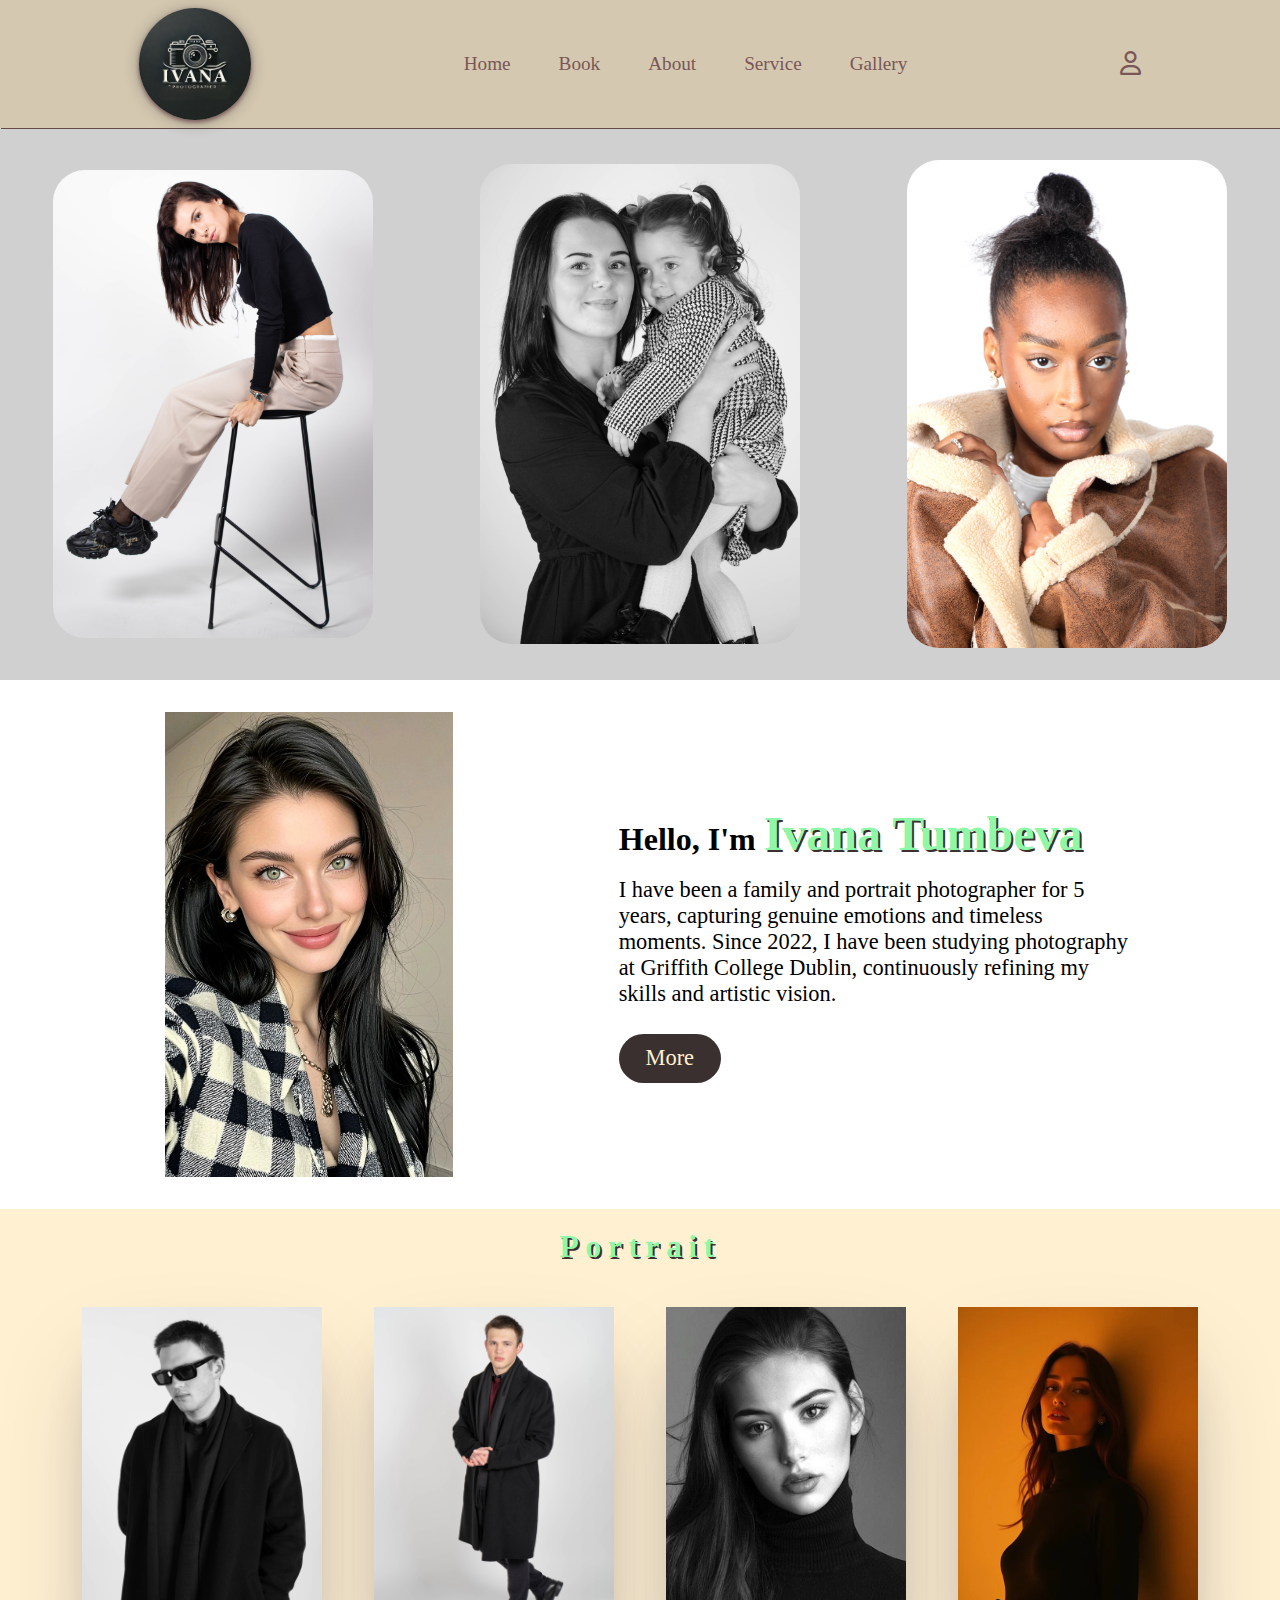
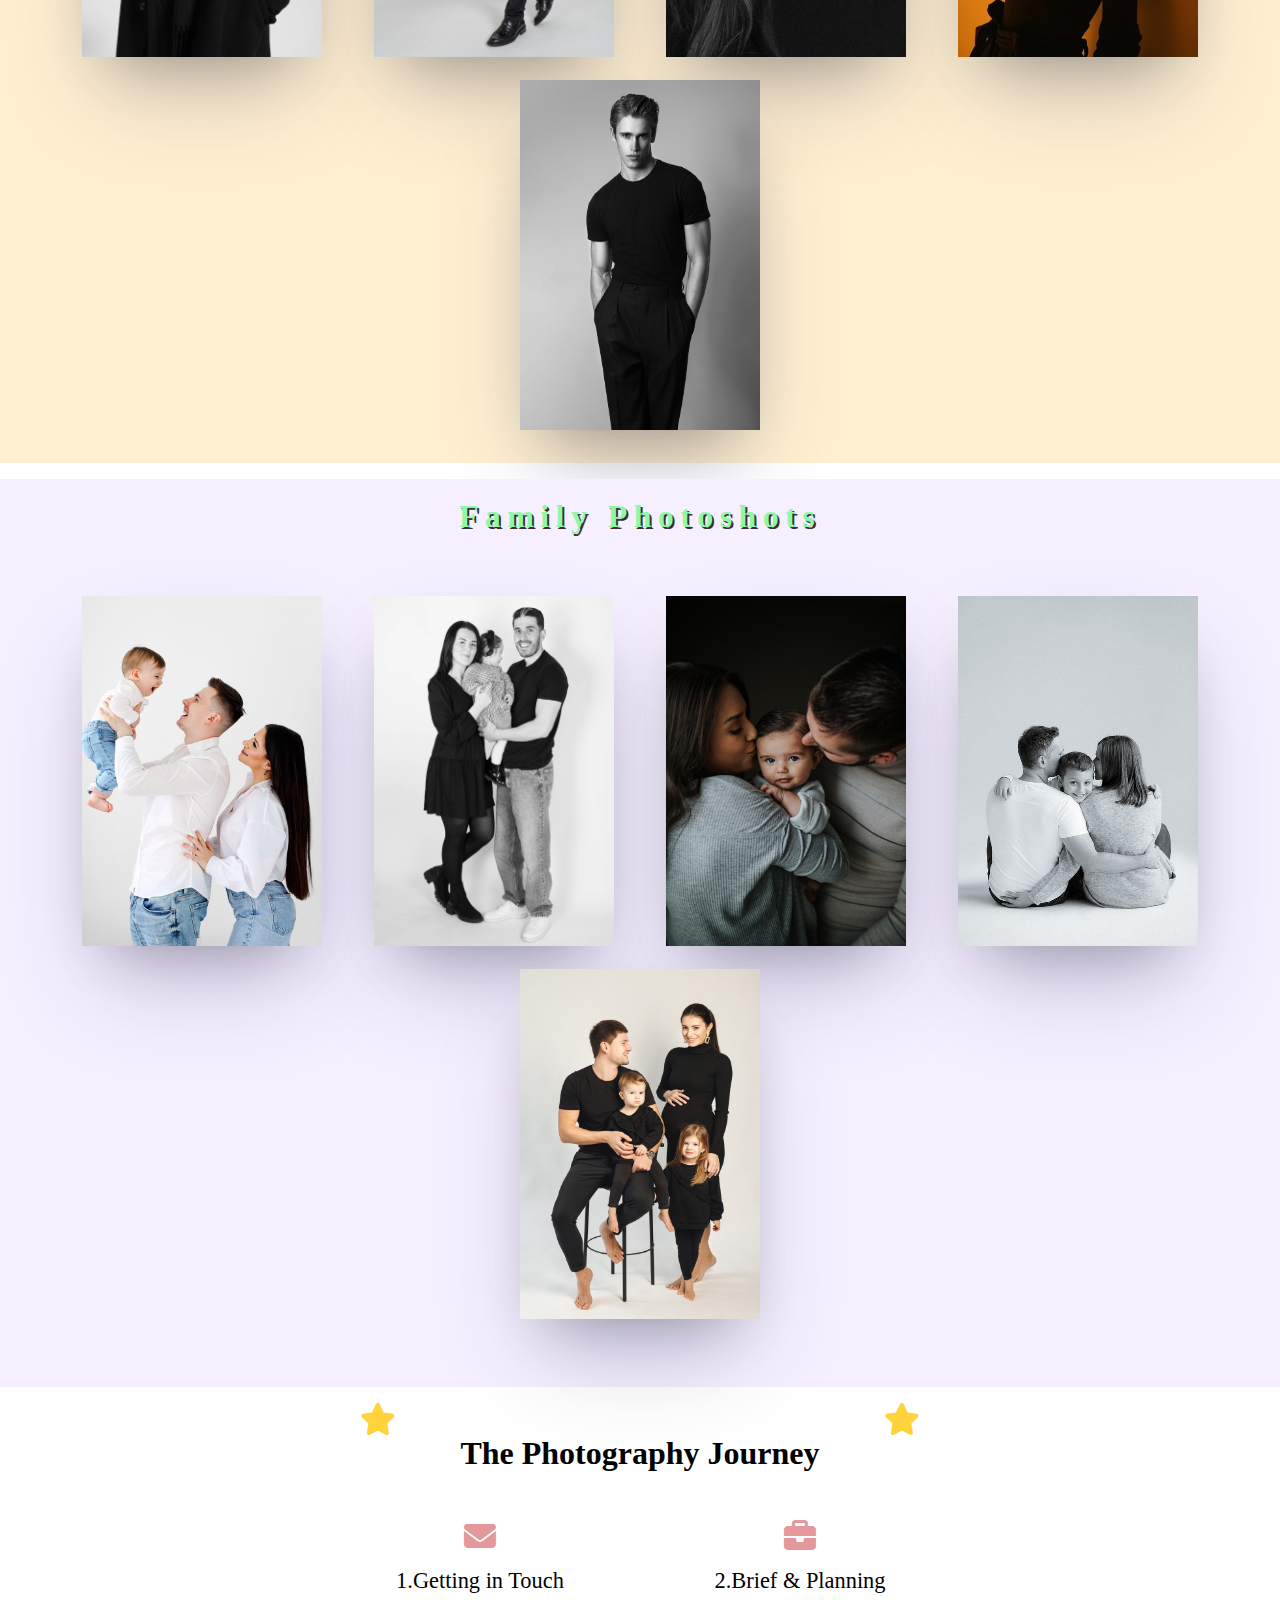
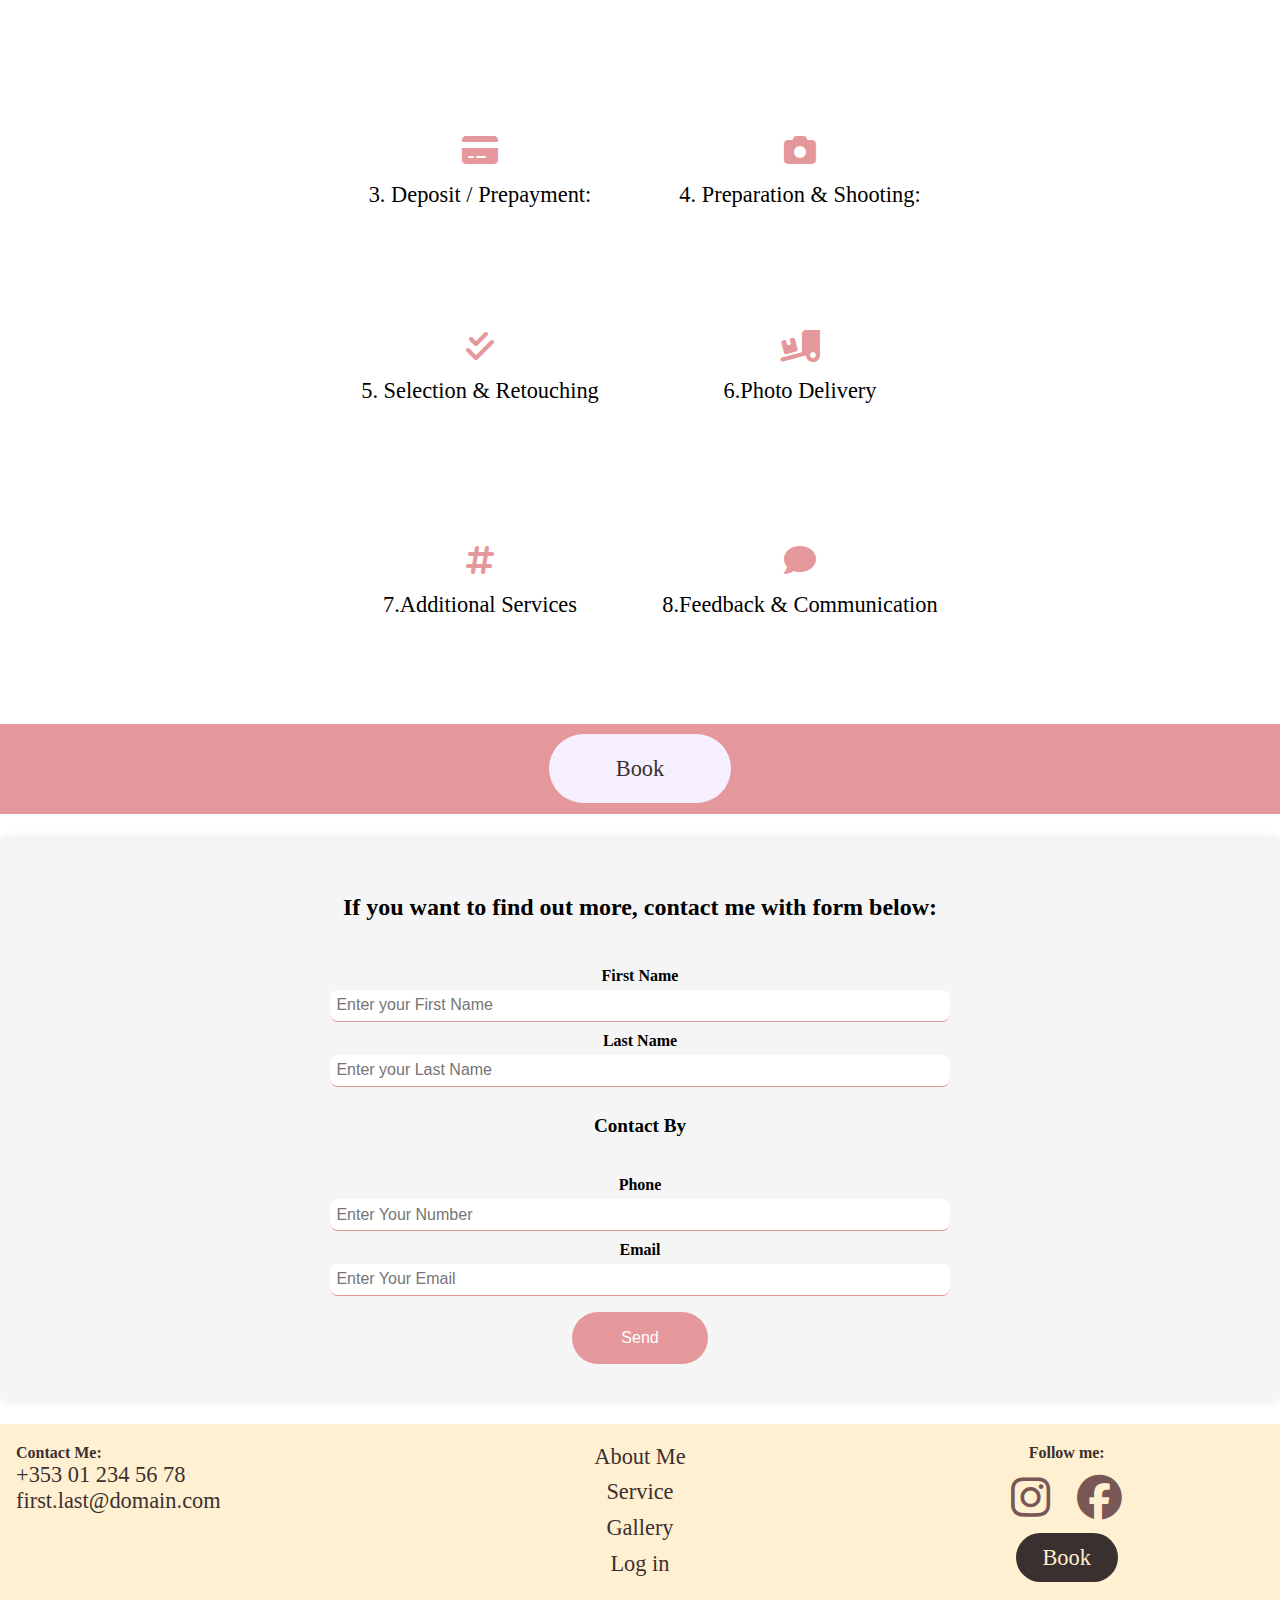
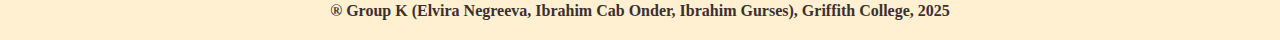
<file: index.html>
<!DOCTYPE html>
<html lang="en">

<head>
  <meta charset="UTF-8" />
  <meta name="viewport" content="width=device-width, initial-scale=1.0" />
  <title>Home</title>
  <!-- Font awesome -->
  <link rel="stylesheet" href="https://cdnjs.cloudflare.com/ajax/libs/font-awesome/6.7.2/css/all.min.css" />
  <!-- Swiper -->
  <link rel="stylesheet" href="https://cdn.jsdelivr.net/npm/swiper@11/swiper-bundle.min.css" />

  <!--Css -->
  <link rel="stylesheet" href="./css/style.css" />
  <link rel="stylesheet" href="./css/navbar.css" />
  <link rel="stylesheet" href="./css/footer.css" />
  <link rel="stylesheet" href="./css/tablet.css" />
  <link rel="stylesheet" href="./css/desktop.css" />
</head>

<body>
  <!-- NAVBAR -->
  <header>
    <!-- Navigation menu -->
    <nav id="navbar">
      <!-- Site logo leading to main (index) page -->
      <a href="index.html" class="nav-branding" target="_blank"><img src="./media/logo.webp" alt="Website logo Ivana Photographer" /></a>

      <!-- Menu links to other website pages -->
      <ul class="nav-menu">
        <li class="nav-item">
          <a href="index.html" class="nav-link">Home</a>
        </li>
        <li class="nav-item">
          <a href="booking.html" class="nav-link">Book</a>
        </li>
        <li class="nav-item">
          <a href="about.html" class="nav-link">About</a>
        </li>
        <li class="nav-item">
          <a href="service.html" class="nav-link">Service</a>
        </li>
        <li class="nav-item">
          <a href="gallery.html" class="nav-link">Gallery</a>
        </li>
      </ul>

      <!-- Button leading to login or sign in page -->
      <section class="account">
        <a href="#" class="nav-link user"><i class="fa-regular fa-user"></i></a>
      </section>
      <ul class="logsing-menu">
        <li class="logsing-item"><a href="login.html">Log In</a></li>
        <li class="logsing-item"><a href="signin.html">Sign In</a></li>
      </ul>
      <!-- Hamburger menu section for shorter screens -->
      <aside class="hamburger">
        <span class="bar"></span>
        <span class="bar"></span>
        <span class="bar"></span>
      </aside>
    </nav>
  </header>
  <!-- MAIN SECTION -->
  <main>
    <!-- Swiper animation for image carousel -->
    <section class="photo_container swiper">
      <div class="slider_wrapper">
        <figure class="card_list swiper-wrapper">
          <picture class="card_item swiper-slide">
            <img src="./media/IMG_0503-1-2.jpg" alt="" class="image" />
          </picture>
          <picture class="card_item swiper-slide">
            <img src="./media/IMG_1490.jpg" alt="" class="image" />
          </picture>
          <picture class="card_item swiper-slide">
            <img src="./media/IMG_1678-Edit.jpg" alt="" class="image" />
          </picture>
          <picture class="card_item swiper-slide">
            <img src="./media/Eduard final.jpg" alt="" class="image" />
          </picture>
        </figure>
      </div>
    </section>
    <!-- About -->
    <section id="about">
      <!-- Image of the photographer -->
      <img src="./media/profile.jpg" alt="" />

      <!-- Description of the photographer -->
      <article class="about_her">
        <h1>Hello, I'm <span>Ivana Tumbeva</span></h1>
        <p>
          I have been a family and portrait photographer for 5 years,
          capturing genuine emotions and timeless moments. Since 2022, I have
          been studying photography at Griffith College Dublin, continuously
          refining my skills and artistic vision.
        </p>
        <a href="about.html" class="button_dark">More</a>
      </article>
    </section>
    <!-- Gallery for portrait and family photo -->
    <section"home_gallery">
      <figure class="home_gallery_container">
        <article class="portrait">
          <h2>Portrait</h2>
          <figure class="portrait_photo">
            <img src="./media/DSC01061.jpg" alt="" />
            <img src="./media/DSC01073.jpg" alt="" />
            <img class="desktop tablet" src="./media/portrait1.jpg" alt="" />
            <img class="desktop tablet" src="./media/portrait.jpg" alt="" />
            <img class="desktop" src="./media/portrait2.jpg" alt="" />
          </figure>
        </article>
        <article class="family_photo">
          <h2>Family Photoshots</h2>
          <figure class="family_photo">
            <img src="./media/family2.jpg" alt="" />
            <img src="./media/IMG_1501.jpg" alt="" />
            <img class="desktop tablet" src="./media/family3.jpg" alt="" />
            <img class="desktop tablet" src="./media/family4.jpg" alt="" />
            <img class="desktop" src="./media/family5.jpg" alt="" />
          </figure>
        </article>
      </figure>
      </section>

      <!-- PROCESS -->
      <section id="process">
        <!-- Process description title -->
        <hgroup>
          <i class="fa-solid fa-star"></i>
          <h1>The Photography Journey</h1>
          <i class="fa-solid fa-star"></i>
        </hgroup>
        <!-- Each step of the photography journey described in a sepearate article -->
        <section class="process_container">
          <article class="process_1 process">
            <i class="fa-solid fa-envelope"></i>
            <p>1.Getting in Touch</p>
            <span class="tooltip-text">
              > The client reaches out via the website, social media, or phone.
              <br />
              > They receive information about services, pricing, and
              availability.
              <br />
              > An initial consultation is conducted based on the client's
              needs.</span>
          </article>
          <article class="process_2 process">
            <i class="fa-solid fa-briefcase"></i>
            <p>2.Brief & Planning</p>
            <span class="tooltip-text">
              > The type of shoot is determined (wedding, family, portrait,
              product photography, etc.). <br />
              > The shooting concept, location, date, and time are planned.
              <br />
              > The client’s expectations and special requests are noted.
            </span>
          </article>
          <article class="process_3 process">
            <i class="fa-solid fa-credit-card"></i>
            <p>3. Deposit / Prepayment:</p>
            <span class="tooltip-text">
              > The booking is confirmed. <br />
              > A contract is signed to finalize the payment plan and
              cancellation policies.
            </span>
          </article>
          <article class="process_4 process">
            <i class="fa-solid fa-camera"></i>
            <p>4. Preparation & Shooting:</p>
            <span class="tooltip-text">
              > Equipment and lighting are set up. <br />
              > A comfortable atmosphere is created for the client. <br />
              > Guidance on posing and direction is provided during the shoot.
            </span>
          </article>
          <article class="process_5 process">
            <i class="fa-solid fa-check-double"></i>
            <p>5. Selection & Retouching</p>
            <span class="tooltip-text">
              > The best photos are selected and previewed for the client.
              <br />
              > Color correction, lighting adjustments, retouching, and other
              editsare applied. <br />
              > Custom editing is done based on the client'spreferences.
            </span>
          </article>
          <article class="process_6 process">
            <i class="fa-solid fa-truck-ramp-box"></i>
            <p>6.Photo Delivery</p>
            <span class="tooltip-text"> 
              > Photos are provided in digital or printed format. <br />
              > Options include an online gallery, USB drive, or printed album.
              <br />
              > A password-protected client gallery can be created on the
              website.</span>
          </article>
          <article class="process_7 process">
            <i class="fa-solid fa-hashtag"></i>
            <p>7.Additional Services</p>
            <span class="tooltip-text"> 
              > Social media-optimized images. <br />
              > Custom prints, framed photos, or album design. <br />
              > Extra retouching or additional photoshoots.</span>
          </article>
          <article class="process_8 process">
            <i class="fa-solid fa-comment"></i>
            <p>8.Feedback & Communication</p>
            <span class="tooltip-text">
              > Follow-up communication is maintained for feedback. <br />
              > Clients are encouraged to leave reviews or referrals. <br />
              > Future collaboration opportunities are explored.</span>
          </article>
        </section>
      </section>

      <!-- BOOK BUTTON -->
      <section class="book">
        <a href="booking.html">Book</a>
      </section>

      <!-- FORM SECTION -->
      <form action="submit.php" method="post" class="form">
        <h1>
          If you want to find out more, contact me with form below:
        </h1>
        <label for="name">First Name</label>
        <input type="text" id="name" name="name" required placeholder="Enter your First Name" minlength="2" maxlength="25"/>

        <label for="name">Last Name</label>
        <input type="text" id="name" name="name" required placeholder="Enter your Last Name" minlength="2" maxlength="25"/>
        <h2>Contact By</h2>
        <label for="phone">Phone</label>
        <input type="tel" id="phone" name="phone" placeholder="Enter Your Number" />

        <label for="email">Email</label>
        <input type="email" id="email" name="email" placeholder="Enter Your Email" />
        <button type="submit">Send</button>
      </form>
  </main>

  <!-- FOOTER -->
  <footer>
    <div id="container"> <!-- div is for grid-->
      <!-- Contact information of the photographer -->
      <address class="contact">
        <h3>Contact Me:</h3>
        <p>+353 01 234 56 78</p>
        <p>first.last@domain.com</p>
      </address>
      <!-- Navigation menu copying the top navigation -->
      <article class="pages">
        <nav class="footer-menu">
          <li class="footer-item">
            <a href="about.html" class="footer-link">About Me</a>
          </li>
          <li class="footer-item">
            <a href="service.html" class="footer-link">Service</a>
          </li>
          <li class="footer-item">
            <a href="gallery.html" class="footer-link">Gallery</a>
          </li>
          <li class="footer-item">
            <a href="login.html" class="footer-link">Log in </a>
          </li>
        </nav>
      </article>
      <!-- Social media links -->
      <article class="footer-links">
        <h3>Follow me:</h3>
        <section class="social-media">
          <a href="https://www.instagram.com/ivanatumbeva_photo/" target="_blank"><i
              class="fa-brands fa-instagram"></i></a>
          <a href="https://www.facebook.com/ivana.tumbeva" target="_blank"><i class="fa-brands fa-facebook"></i></a>
        </section>
        <!-- Book button -->
        <a class="button_dark" href="booking.html">Book</a>
      </article>
    </div>
    <!-- Authors of this website -->
    <section class="madeby">® Group K (Elvira Negreeva, Ibrahim Cab Onder, Ibrahim Gurses), Griffith College, 2025</section>
  </footer>

  <!-- Script for handling top navigation menu animation-->
  <script src="./javascript/script.js"></script>
  <!-- SwiperJS Script for image carousel -->
  <script src="https://cdn.jsdelivr.net/npm/swiper@11/swiper-bundle.min.js"></script>
  <script src="./javascript/swiper.js"></script>
</body>

</html>
</file>
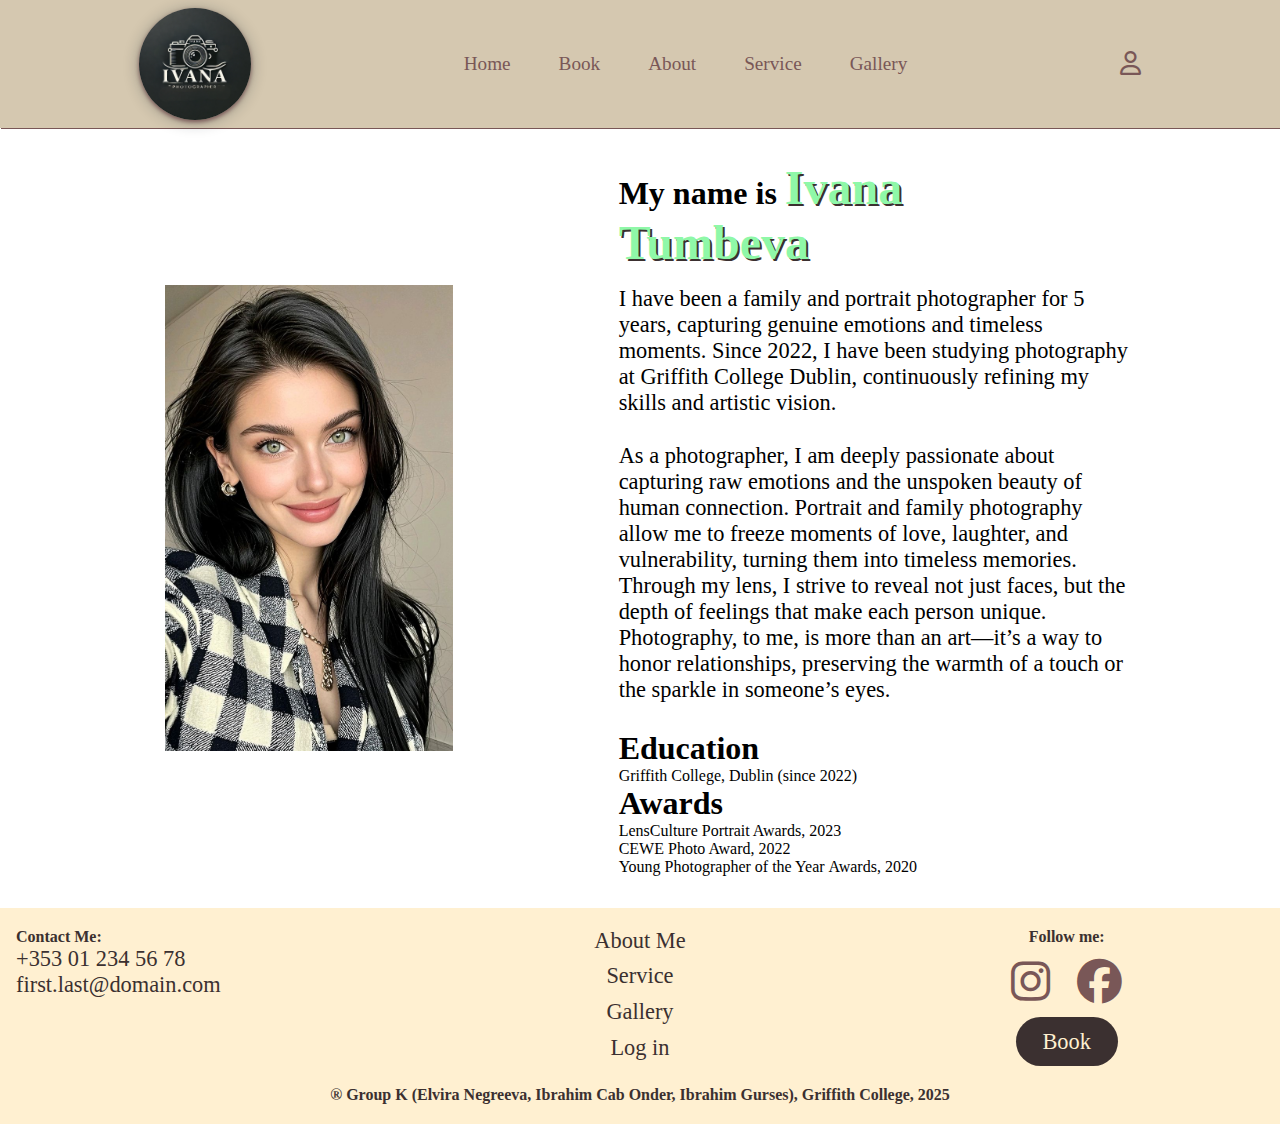
<file: about.html>
<!DOCTYPE html>
<html lang="en">

<head>
  <meta charset="UTF-8" />
  <meta name="viewport" content="width=device-width, initial-scale=1.0" />
  <title>Home</title>
  <!-- Font awesome -->
  <link rel="stylesheet" href="https://cdnjs.cloudflare.com/ajax/libs/font-awesome/6.7.2/css/all.min.css" />
  <!-- google font -->
  <link rel="preconnect" href="https://fonts.googleapis.com" />
  <link rel="preconnect" href="https://fonts.gstatic.com" crossorigin />
  <link
    href="https://fonts.googleapis.com/css2?family=Big+Shoulders+Inline:opsz,wght@10..72,100..900&family=Roboto:ital,wght@0,100;0,300;0,400;0,500;0,700;0,900;1,100;1,300;1,400;1,500;1,700;1,900&display=swap"
    rel="stylesheet" />
  <!--Css -->
  <link rel="stylesheet" href="./css/style.css" />
  <link rel="stylesheet" href="./css/navbar.css" />
  <link rel="stylesheet" href="./css/footer.css" />
  <link rel="stylesheet" href="./css/tablet.css" />
  <link rel="stylesheet" href="./css/desktop.css" />
</head>

<body>
  <!-- NAVBAR -->
  <header>
    <!-- Navigation menu -->
    <nav id="navbar">
      <!-- Site logo leading to main (index) page -->
      <a href="index.html" class="nav-branding" target="_blank"><img src="./media/logo.webp" alt="Website logo Ivana Photographer" /></a>

      <!-- Menu links to other website pages -->
      <ul class="nav-menu">
        <li class="nav-item">
          <a href="index.html" class="nav-link">Home</a>
        </li>
        <li class="nav-item">
          <a href="booking.html" class="nav-link">Book</a>
        </li>
        <li class="nav-item">
          <a href="about.html" class="nav-link">About</a>
        </li>
        <li class="nav-item">
          <a href="service.html" class="nav-link">Service</a>
        </li>
        <li class="nav-item">
          <a href="gallery.html" class="nav-link">Gallery</a>
        </li>
      </ul>

      <!-- Button leading to login or sign in page -->
      <section class="account">
        <a href="#" class="nav-link user"><i class="fa-regular fa-user"></i></a>
      </section>
      <ul class="logsing-menu">
        <li class="logsing-item"><a href="login.html">Log In</a></li>
        <li class="logsing-item"><a href="signin.html">Sign In</a></li>
      </ul>
      <!-- Hamburger menu section for shorter screens -->
      <aside class="hamburger">
        <span class="bar"></span>
        <span class="bar"></span>
        <span class="bar"></span>
      </aside>
    </nav>
  </header>
  <!-- MAIN SECTION -->
  <section id="about">
    <img src="./media/profile.jpg" alt="" />
    <article class="about_her">
      <h1>My name is <span>Ivana Tumbeva</span></h1>
      <p>
        I have been a family and portrait photographer for 5 years,
        capturing genuine emotions and timeless moments. Since 2022, I have
        been studying photography at Griffith College Dublin, continuously
        refining my skills and artistic vision.
      </p>
      <p>
        As a photographer, I am deeply passionate about capturing raw emotions and the unspoken beauty of human connection. 
        Portrait and family photography allow me to freeze moments of love, laughter, and vulnerability, turning them into timeless memories. 
        Through my lens, I strive to reveal not just faces, but the depth of feelings that make each person unique. 
        Photography, to me, is more than an art—it’s a way to honor relationships, preserving the warmth of a touch or the sparkle in someone’s eyes. 
      </p>
      <!-- Education and Awards list -->
      <ul>
        <li>
          <h2>Education</h2>
          <ul>
            <li>Griffith College, Dublin (since 2022)</li>
          </ul>
        </li>
        <li>
          <h2>Awards</h2>
          <ul>
            <li>LensCulture Portrait Awards, 2023</li>
            <li>CEWE Photo Award, 2022</li>
            <li>Young Photographer of the Year Awards, 2020</li>
          </ul>
        </li>
      </ul>
    </article>
  </section>


 <!-- FOOTER -->
 <footer>
  <div id="container"> <!-- div is for grid-->
    <!-- Contact information of the photographer -->
    <address class="contact">
      <h3>Contact Me:</h3>
      <p>+353 01 234 56 78</p>
      <p>first.last@domain.com</p>
    </address>
    <!-- Navigation menu copying the top navigation -->
    <article class="pages">
      <nav class="footer-menu">
        <li class="footer-item">
          <a href="about.html" class="footer-link">About Me</a>
        </li>
        <li class="footer-item">
          <a href="service.html" class="footer-link">Service</a>
        </li>
        <li class="footer-item">
          <a href="gallery.html" class="footer-link">Gallery</a>
        </li>
        <li class="footer-item">
          <a href="login.html" class="footer-link">Log in </a>
        </li>
      </nav>
    </article>
    <!-- Social media links -->
    <article class="footer-links">
      <h3>Follow me:</h3>
      <section class="social-media">
        <a href="https://www.instagram.com/ivanatumbeva_photo/" target="_blank"><i
            class="fa-brands fa-instagram"></i></a>
        <a href="https://www.facebook.com/ivana.tumbeva" target="_blank"><i class="fa-brands fa-facebook"></i></a>
      </section>
      <!-- Book button -->
      <a class="button_dark" href="booking.html">Book</a>
    </article>
  </div>
  <!-- Authors of this website -->
  <section class="madeby">® Group K (Elvira Negreeva, Ibrahim Cab Onder, Ibrahim Gurses), Griffith College, 2025</section>
</footer>

<!-- Script for handling top navigation menu animation-->
<script src="./javascript/script.js"></script>
<!-- SwiperJS Script for image carousel -->
<script src="https://cdn.jsdelivr.net/npm/swiper@11/swiper-bundle.min.js"></script>
<script src="./javascript/swiper.js"></script>
</body>

</html>
</file>
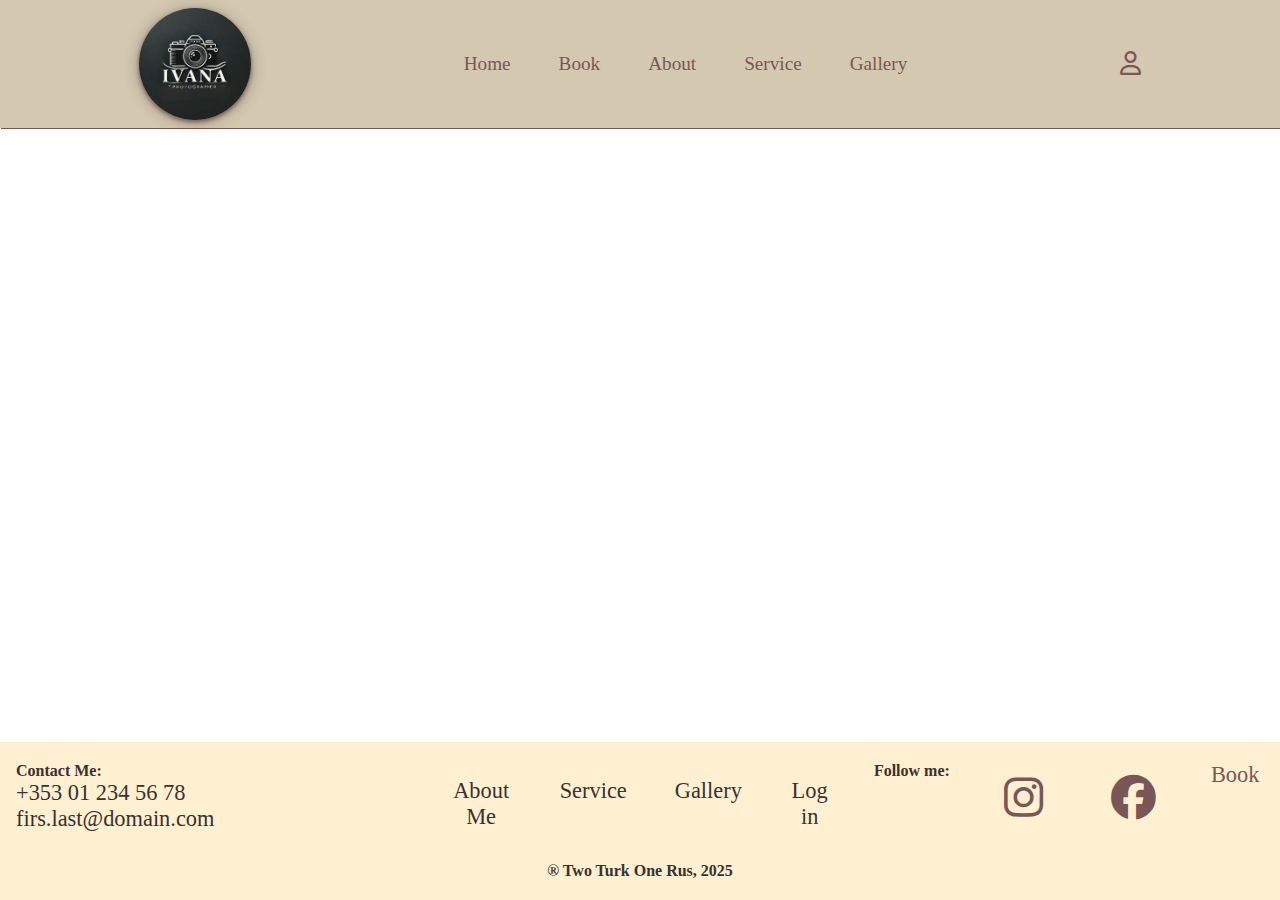
<file: account.html>
<!DOCTYPE html>
<html lang="en">
  <head>
    <meta charset="UTF-8" />
    <meta name="viewport" content="width=device-width, initial-scale=1.0" />
    <title>Home</title>
    <!-- Font awesome -->
    <link
      rel="stylesheet"
      href="https://cdnjs.cloudflare.com/ajax/libs/font-awesome/6.7.2/css/all.min.css"
    />
    <!-- google font -->
    <link rel="preconnect" href="https://fonts.googleapis.com" />
    <link rel="preconnect" href="https://fonts.gstatic.com" crossorigin />
    <link
      href="https://fonts.googleapis.com/css2?family=Big+Shoulders+Inline:opsz,wght@10..72,100..900&family=Roboto:ital,wght@0,100;0,300;0,400;0,500;0,700;0,900;1,100;1,300;1,400;1,500;1,700;1,900&display=swap"
      rel="stylesheet"
    />
    <!--Css -->
    <link rel="stylesheet" href="./css/style.css" />
    <link rel="stylesheet" href="./css/navbar.css" />
    <link rel="stylesheet" href="./css/footer.css" />
    <link rel="stylesheet" href="./css/tablet.css" />
    <link rel="stylesheet" href="./css/desktop.css" />
  </head>
  <body>
    <!-- NAVBAR -->
    <header>
      <!-- Navigation menu -->
      <nav id="navbar"> 
        <!-- Site logo leading to main (index) page -->
        <a href="index.html" class="nav-branding" target="_blank">
          <img src="./media/logo.webp" alt="logo Ivana Photographer"
        /></a>

        <!-- Menu links to other website pages -->
        <ul class="nav-menu">
          <li class="nav-item">
            <a href="index.html" class="nav-link">Home</a>
          </li>
          <li class="nav-item">
            <a href="booking.html" class="nav-link">Book</a>
          </li>
          <li class="nav-item">
            <a href="about.html" class="nav-link">About</a>
          </li>
          <li class="nav-item">
            <a href="service.html" class="nav-link">Service</a>
          </li>
          <li class="nav-item">
            <a href="gallery.html" class="nav-link">Gallery</a>
          </li>
        </ul>

        <div class="account">
          <a href="#" class="nav-link user"
            ><i class="fa-regular fa-user"></i
          ></a>
        </div>

        <ul class="logsing-menu">
          <li class="logsing-item"><a href="login.html">Log In</a></li>
          <li class="logsing-item"><a href="signin.html">Sign In</a></li>
        </ul>

        <div class="hamburger">
          <span class="bar"></span>
          <span class="bar"></span>
          <span class="bar"></span>
        </div>
      </nav>
    </header>
    <!-- MAIN SECTION -->
    <!-- FOOTER -->
    <footer>
      <div id="container">
        <address class="contact">
          <h3>Contact Me:</h3>
          <p>+353 01 234 56 78</p>
          <p>firs.last@domain.com</p>
        </address>
        <aside class="pages">
          <ul class="footer-menu">
            <li class="footer-item">
              <a href="" class="footer-link">About Me</a>
            </li>
            <li class="footer-item">
              <a href="" class="footer-link">Service</a>
            </li>
            <li class="footer-item">
              <a href="" class="footer-link">Gallery</a>
            </li>
            <li class="footer-item">
              <a href="" class="footer-link">Log in </a>
            </li>
          </ul>
        </aside>
        <section class="social-media">
          <h3>Follow me:</h3>
          <a
            href="https://www.instagram.com/ivanatumbeva_photo/"
            target="_blank"
            ><i class="fa-brands fa-instagram"></i
          ></a>
          <a href="https://www.facebook.com/ivana.tumbeva" target="_blank"
            ><i class="fa-brands fa-facebook"></i
          ></a>

          <div>
            <a class="button" href="booking.html">Book</a>
          </div>
        </section>
      </div>
      <section class="madeby">® Two Turk One Rus, 2025</section>
    </footer>
    <!-- Script -->
    <script src="./javascript/script.js"></script>
  </body>
</html>
</file>
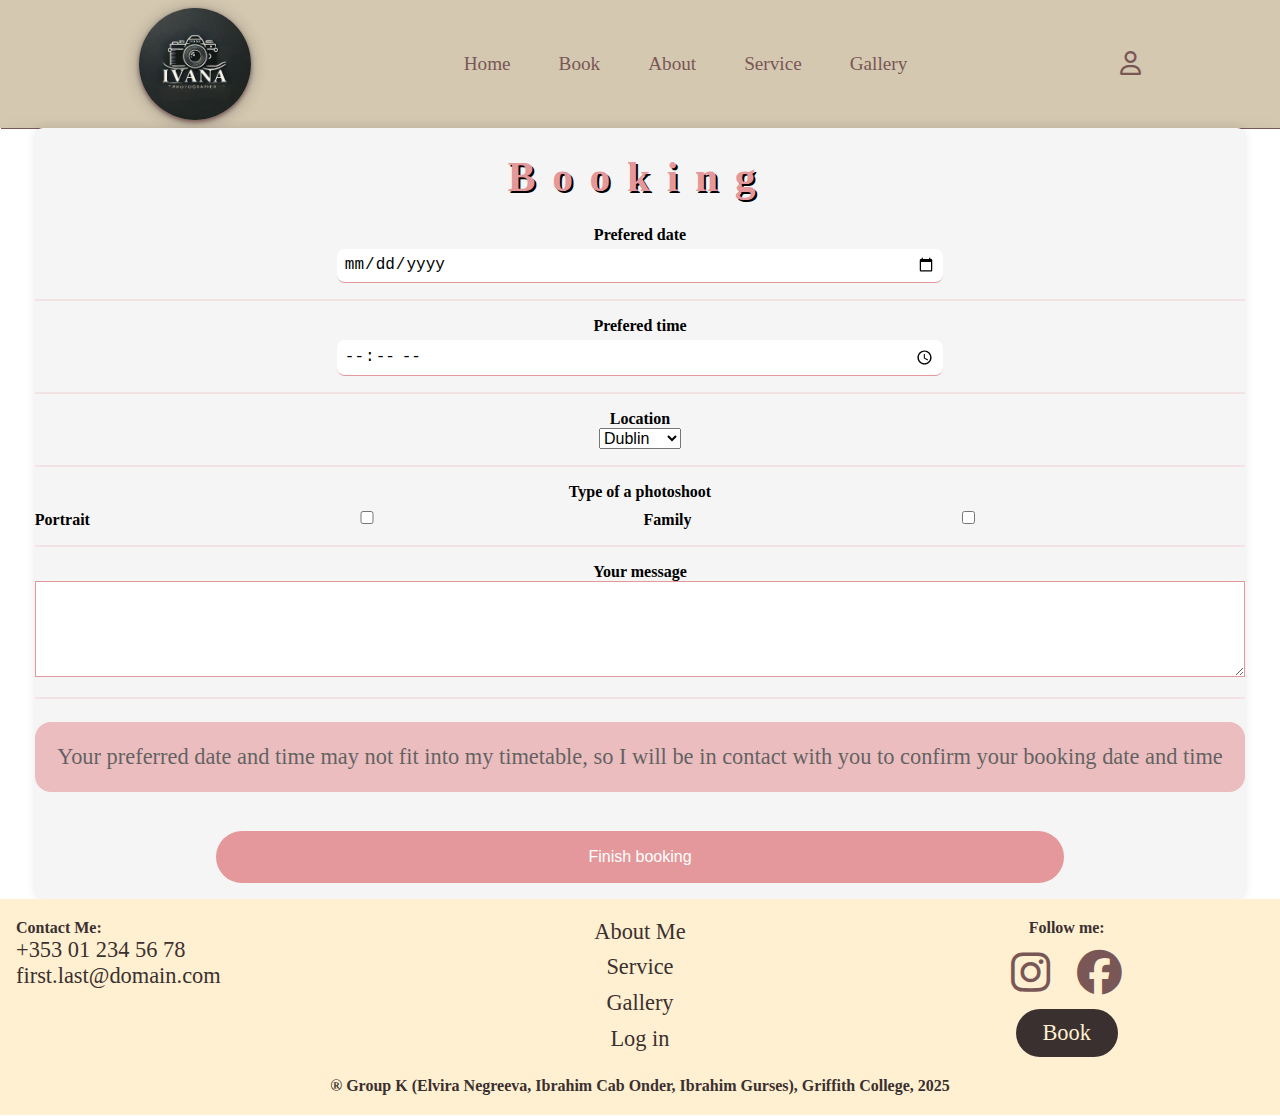
<file: booking.html>
<!DOCTYPE html>
<html lang="en">

<head>
  <meta charset="UTF-8" />
  <meta name="viewport" content="width=device-width, initial-scale=1.0" />
  <title>Booking</title>
  <!-- Font awesome -->
  <link rel="stylesheet" href="https://cdnjs.cloudflare.com/ajax/libs/font-awesome/6.7.2/css/all.min.css"
    integrity="sha512-Evv84Mr4kqVGRNSgIGL/F/aIDqQb7xQ2vcrdIwxfjThSH8CSR7PBEakCr51Ck+w+/U6swU2Im1vVX0SVk9ABhg=="
    crossorigin="anonymous" referrerpolicy="no-referrer" />
  <!-- google font -->
  <link rel="preconnect" href="https://fonts.googleapis.com" />
  <link rel="preconnect" href="https://fonts.gstatic.com" crossorigin />
  <link
    href="https://fonts.googleapis.com/css2?family=Big+Shoulders+Inline:opsz,wght@10..72,100..900&family=Roboto:ital,wght@0,100;0,300;0,400;0,500;0,700;0,900;1,100;1,300;1,400;1,500;1,700;1,900&display=swap"
    rel="stylesheet" />
  <!--Css -->
  <link rel="stylesheet" href="./css/style.css" />
  <link rel="stylesheet" href="./css/navbar.css" />
  <link rel="stylesheet" href="./css/footer.css" />
  <link rel="stylesheet" href="./css/tablet.css" />
  <link rel="stylesheet" href="./css/desktop.css" />
  <link rel="stylesheet" href="./css/booking.css" />
</head>

<body>
  <!-- NAVBAR -->
  <header>
    <!-- Navigation menu -->
    <nav id="navbar">
      <!-- Site logo leading to main (index) page -->
      <a href="index.html" class="nav-branding" target="_blank"><img src="./media/logo.webp"
          alt="Website logo Ivana Photographer" /></a>

      <!-- Menu links to other website pages -->
      <ul class="nav-menu">
        <li class="nav-item">
          <a href="index.html" class="nav-link">Home</a>
        </li>
        <li class="nav-item">
          <a href="booking.html" class="nav-link">Book</a>
        </li>
        <li class="nav-item">
          <a href="about.html" class="nav-link">About</a>
        </li>
        <li class="nav-item">
          <a href="service.html" class="nav-link">Service</a>
        </li>
        <li class="nav-item">
          <a href="gallery.html" class="nav-link">Gallery</a>
        </li>
      </ul>

      <!-- Button leading to login or sign in page -->
      <section class="account">
        <a href="#" class="nav-link user"><i class="fa-regular fa-user"></i></a>
      </section>
      <ul class="logsing-menu">
        <li class="logsing-item"><a href="login.html">Log In</a></li>
        <li class="logsing-item"><a href="signin.html">Sign In</a></li>
      </ul>
      <!-- Hamburger menu section for shorter screens -->
      <aside class="hamburger">
        <span class="bar"></span>
        <span class="bar"></span>
        <span class="bar"></span>
      </aside>
    </nav>
  </header>

  <!--BOOKING FORM-->
  <main class="booking_container">
    <aside class="form">
      <form action="" class="booking_form">
        <h1>Booking</h1>

        <!-- Prefered date -->
        <label for="">Prefered date</label>
        <input type="date" name="date_book" id="date_book" required />
        <hr />

        <!-- Prefered time -->
        <label for="">Prefered time</label>
        <input type="time" name="date_book" id="date_book" required />
        <hr />

        <!-- Location-->
        <label for="location_book">Location</label>
        <select name="location_book" id="location_book" required>
          <datagroup>
            <option value="Dublin">Dublin</option>
            <option value="Cork">Cork</option>
            <option value="Limerick">Limerick</option>
          </datagroup>
        </select>
        <hr />

        <!-- Type of photoshoot-->
        <fieldset class="photoshoot">
          <legend>Type of a photoshoot</legend>
          <div class="checkbox"> <!-- div for setting option in one line-->
            <label for="portrait">Portrait</label>
            <input type="checkbox" name="portrait" id="portrait" value="portrait" />
            <label for="family">Family</label>
            <input type="checkbox" name="family" id="family" value="family" />
          </div>
        </fieldset>
        <hr />
        <!-- User's message to the photographer -->
        <label for="book_message">Your message</label>
        <textarea name="message" id="book_message"></textarea>
        <hr />

        <!-- Note before finish booking button -->
        <p class="note">
          Your preferred date and time may not fit into my timetable, so I
          will be in contact with you to confirm your booking date and
          time
        </p>

        <!-- Finish booking button-->
        <section class="button-area">
          <button type="submit" class="button-area">Finish booking</button>
        </section>
      </form>
    </aside>
  </main>

  <!-- FOOTER -->
  <footer>
    <div id="container"> <!-- div is for grid-->
      <!-- Contact information of the photographer -->
      <address class="contact">
        <h3>Contact Me:</h3>
        <p>+353 01 234 56 78</p>
        <p>first.last@domain.com</p>
      </address>
      <!-- Navigation menu copying the top navigation -->
      <article class="pages">
        <nav class="footer-menu">
          <li class="footer-item">
            <a href="about.html" class="footer-link">About Me</a>
          </li>
          <li class="footer-item">
            <a href="service.html" class="footer-link">Service</a>
          </li>
          <li class="footer-item">
            <a href="gallery.html" class="footer-link">Gallery</a>
          </li>
          <li class="footer-item">
            <a href="login.html" class="footer-link">Log in </a>
          </li>
        </nav>
      </article>
      <!-- Social media links -->
      <article class="footer-links">
        <h3>Follow me:</h3>
        <section class="social-media">
          <a href="https://www.instagram.com/ivanatumbeva_photo/" target="_blank"><i
              class="fa-brands fa-instagram"></i></a>
          <a href="https://www.facebook.com/ivana.tumbeva" target="_blank"><i class="fa-brands fa-facebook"></i></a>
        </section>
        <!-- Book button -->
        <a class="button_dark" href="booking.html">Book</a>
      </article>
    </div>
    <!-- Authors of this website -->
    <section class="madeby">® Group K (Elvira Negreeva, Ibrahim Cab Onder, Ibrahim Gurses), Griffith College, 2025
    </section>
  </footer>

  <!-- Script -->
  <script src="./javascript/script.js"></script>
</body>

</html>
</file>
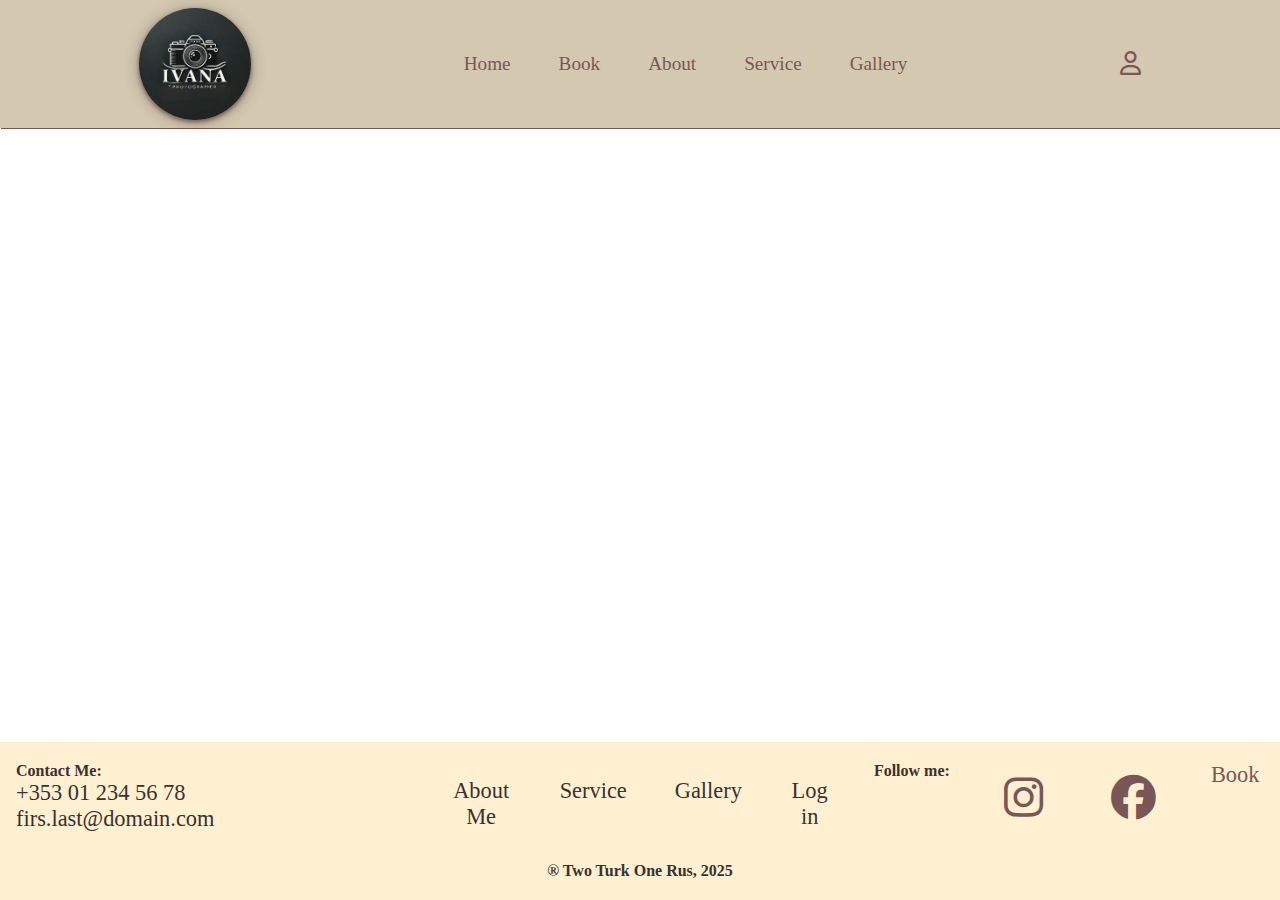
<file: gallery.html>
<!DOCTYPE html>
<html lang="en">
  <head>
    <meta charset="UTF-8" />
    <meta name="viewport" content="width=device-width, initial-scale=1.0" />
    <title>Home</title>
    <!-- Font awesome -->
    <link
      rel="stylesheet"
      href="https://cdnjs.cloudflare.com/ajax/libs/font-awesome/6.7.2/css/all.min.css"
    />
    <!--Css -->
    <link rel="stylesheet" href="./css/style.css" />
    <link rel="stylesheet" href="./css/navbar.css" />
    <link rel="stylesheet" href="./css/footer.css" />
    <link rel="stylesheet" href="./css/tablet.css" />
    <link rel="stylesheet" href="./css/desktop.css" />
  </head>
  <body>
    <!-- NAVBAR -->
    <header>
      <nav id="navbar">
        <a href="index.html" class="nav-branding" target="_blank"
          ><img src="./media/logo.webp" alt=""
        /></a>

        <ul class="nav-menu">
          <li class="nav-item">
            <a href="index.html" class="nav-link">Home</a>
          </li>
          <li class="nav-item">
            <a href="booking.html" class="nav-link">Book</a>
          </li>
          <li class="nav-item">
            <a href="about.html" class="nav-link">About</a>
          </li>
          <li class="nav-item">
            <a href="service.html" class="nav-link">Service</a>
          </li>
          <li class="nav-item">
            <a href="gallery.html" class="nav-link">Gallery</a>
          </li>
        </ul>

        <div class="account">
          <a href="#" class="nav-link user"
            ><i class="fa-regular fa-user"></i
          ></a>
        </div>

        <ul class="logsing-menu">
          <li class="logsing-item"><a href="login.html">Log In</a></li>
          <li class="logsing-item"><a href="signin.html">Sign In</a></li>
        </ul>

        <div class="hamburger">
          <span class="bar"></span>
          <span class="bar"></span>
          <span class="bar"></span>
        </div>
      </nav>
    </header>
    <!-- MAIN SECTION -->
    <!-- FOOTER -->
    <footer>
      <div id="container">
        <address class="contact">
          <h3>Contact Me:</h3>
          <p>+353 01 234 56 78</p>
          <p>firs.last@domain.com</p>
        </address>
        <aside class="pages">
          <ul class="footer-menu">
            <li class="footer-item">
              <a href="" class="footer-link">About Me</a>
            </li>
            <li class="footer-item">
              <a href="" class="footer-link">Service</a>
            </li>
            <li class="footer-item">
              <a href="" class="footer-link">Gallery</a>
            </li>
            <li class="footer-item">
              <a href="" class="footer-link">Log in </a>
            </li>
          </ul>
        </aside>
        <section class="social-media">
          <h3>Follow me:</h3>
          <a
            href="https://www.instagram.com/ivanatumbeva_photo/"
            target="_blank"
            ><i class="fa-brands fa-instagram"></i
          ></a>
          <a href="https://www.facebook.com/ivana.tumbeva" target="_blank"
            ><i class="fa-brands fa-facebook"></i
          ></a>

          <div>
            <a class="button" href="booking.html">Book</a>
          </div>
        </section>
      </div>
      <section class="madeby">® Two Turk One Rus, 2025</section>
    </footer>
    <!-- Script -->
    <script src="./javascript/script.js"></script>
  </body>
</html>
</file>
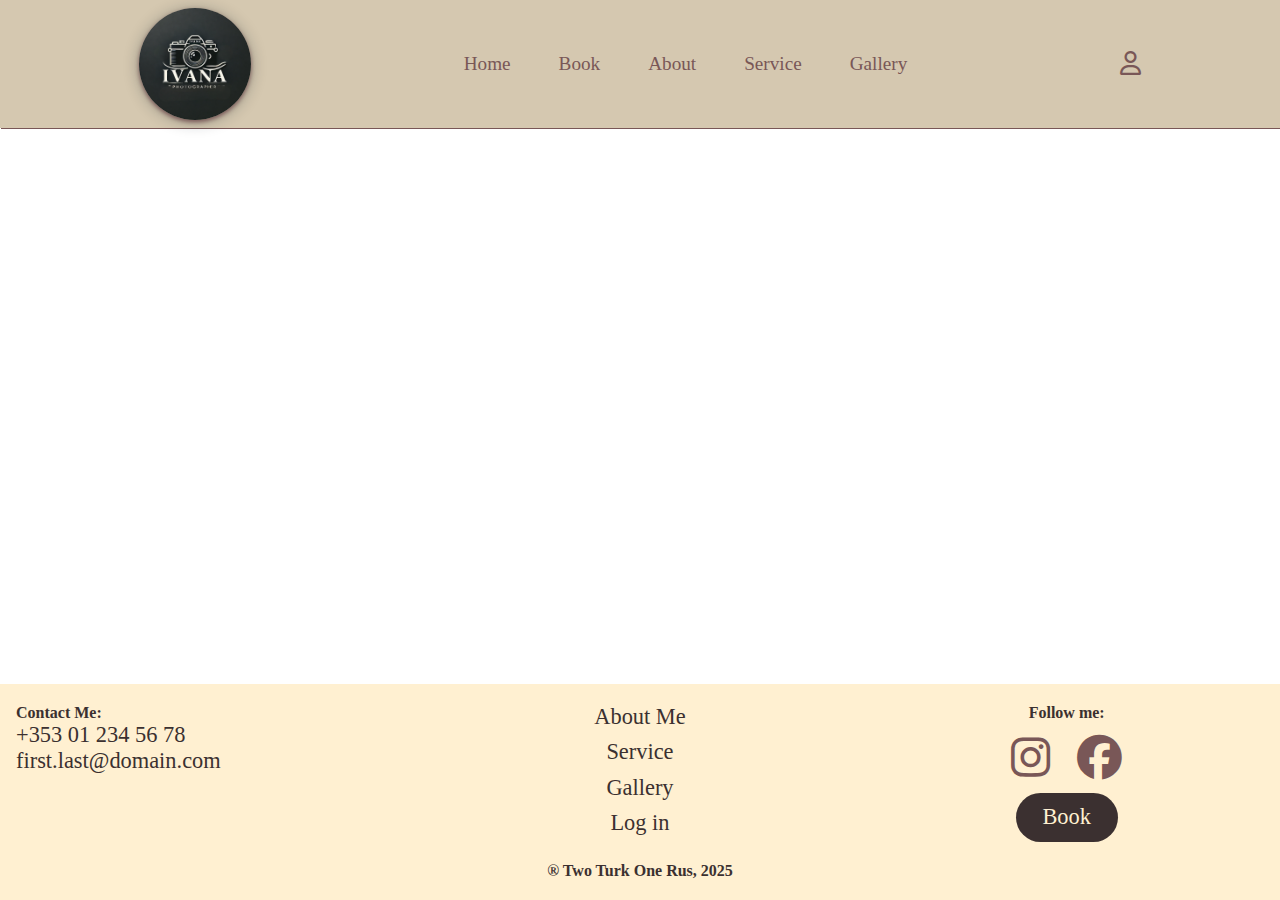
<file: justfooterandnav.html>
<!DOCTYPE html>
<html lang="en">

<head>
  <meta charset="UTF-8" />
  <meta name="viewport" content="width=device-width, initial-scale=1.0" />
  <title>Home</title>
  <!-- Font awesome -->
  <link rel="stylesheet" href="https://cdnjs.cloudflare.com/ajax/libs/font-awesome/6.7.2/css/all.min.css" />
  <!-- google font -->
  <link rel="preconnect" href="https://fonts.googleapis.com" />
  <link rel="preconnect" href="https://fonts.gstatic.com" crossorigin />
  <link
    href="https://fonts.googleapis.com/css2?family=Big+Shoulders+Inline:opsz,wght@10..72,100..900&family=Roboto:ital,wght@0,100;0,300;0,400;0,500;0,700;0,900;1,100;1,300;1,400;1,500;1,700;1,900&display=swap"
    rel="stylesheet" />
  <!--Css -->
  <link rel="stylesheet" href="./css/style.css" />
  <link rel="stylesheet" href="./css/navbar.css" />
  <link rel="stylesheet" href="./css/footer.css" />
  <link rel="stylesheet" href="./css/tablet.css" />
  <link rel="stylesheet" href="./css/desktop.css" />
</head>

<body>
<!-- NAVBAR -->
<header>
  <nav id="navbar">
    <a href="index.html" class="nav-branding" target="_blank"><img src="./media/logo.webp" alt="" /></a>

    <ul class="nav-menu">
      <li class="nav-item">
        <a href="index.html" class="nav-link">Home</a>
      </li>
      <li class="nav-item">
        <a href="booking.html" class="nav-link">Book</a>
      </li>
      <li class="nav-item">
        <a href="about.html" class="nav-link">About</a>
      </li>
      <li class="nav-item">
        <a href="service.html" class="nav-link">Service</a>
      </li>
      <li class="nav-item">
        <a href="gallery.html" class="nav-link">Gallery</a>
      </li>
    </ul>

    <section class="account">
      <a href="#" class="nav-link user"><i class="fa-regular fa-user"></i></a>
    </section>
    <ul class="logsing-menu">
      <li class="logsing-item"><a href="login.html">Log In</a></li>
      <li class="logsing-item"><a href="signin.html">Sign In</a></li>
    </ul>
    <aside class="hamburger">
      <span class="bar"></span>
      <span class="bar"></span>
      <span class="bar"></span>
    </aside>
  </nav>
</header>
  <!-- MAIN SECTION -->
  <!-- FOOTER -->
  <footer>
    <div id="container"> <!-- div is for grid-->
      <address class="contact">
        <h3>Contact Me:</h3>
        <p>+353 01 234 56 78</p>
        <p>first.last@domain.com</p>
      </address>
      <article class="pages">
        <nav class="footer-menu">
          <li class="footer-item">
            <a href="about.html" class="footer-link">About Me</a>
          </li>
          <li class="footer-item">
            <a href="service.html" class="footer-link">Service</a>
          </li>
          <li class="footer-item">
            <a href="gallery.html" class="footer-link">Gallery</a>
          </li>
          <li class="footer-item">
            <a href="login.html" class="footer-link">Log in </a>
          </li>
        </nav>
      </article>
      <article class="footer-links">
        <h3>Follow me:</h3>
        <section class="social-media">
          <a href="https://www.instagram.com/ivanatumbeva_photo/" target="_blank"><i
              class="fa-brands fa-instagram"></i></a>
          <a href="https://www.facebook.com/ivana.tumbeva" target="_blank"><i class="fa-brands fa-facebook"></i></a>
        </section>
        <a class="button_dark" href="booking.html">Book</a>
      </article>
    </div>
    <section class="madeby">® Two Turk One Rus, 2025</section>
  </footer>
  <!-- Script -->
  <script src="./javascript/script.js"></script>
</body>

</html>
</file>
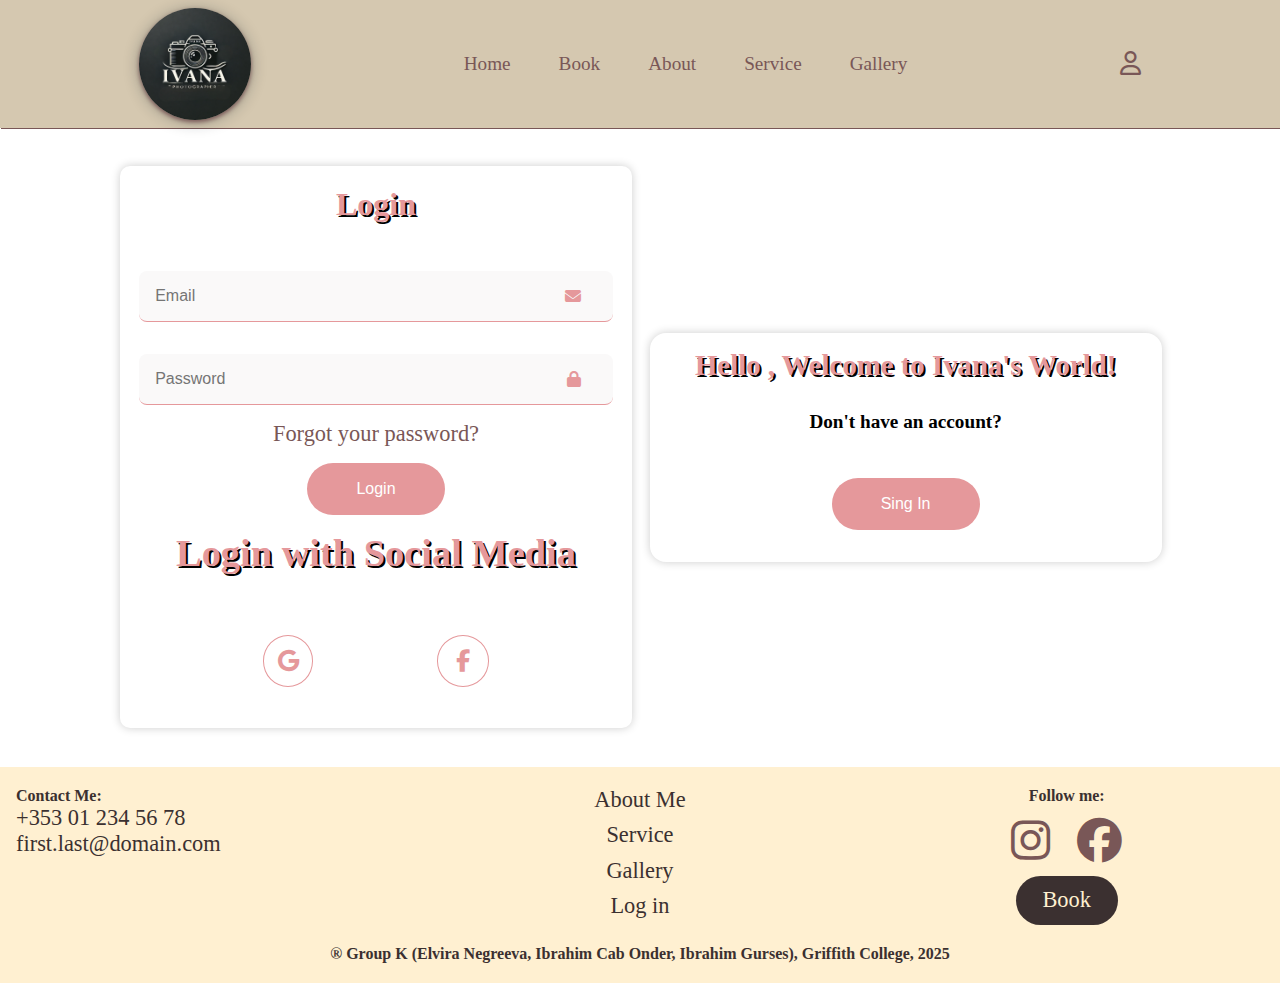
<file: login.html>
<!DOCTYPE html>
<html lang="en">

<head>
  <meta charset="UTF-8" />
  <meta name="viewport" content="width=device-width, initial-scale=1.0" />
  <title>Home</title>
  <!-- Font awesome -->
  <link rel="stylesheet" href="https://cdnjs.cloudflare.com/ajax/libs/font-awesome/6.7.2/css/all.min.css" />
  <!-- google font -->
  <link rel="preconnect" href="https://fonts.googleapis.com" />
  <link rel="preconnect" href="https://fonts.gstatic.com" crossorigin />
  <link
    href="https://fonts.googleapis.com/css2?family=Big+Shoulders+Inline:opsz,wght@10..72,100..900&family=Roboto:ital,wght@0,100;0,300;0,400;0,500;0,700;0,900;1,100;1,300;1,400;1,500;1,700;1,900&display=swap"
    rel="stylesheet" />
  <!--Css -->
  <link rel="stylesheet" href="./css/style.css" />
  <link rel="stylesheet" href="./css/login_signin.css" />
  <link rel="stylesheet" href="./css/navbar.css" />
  <link rel="stylesheet" href="./css/footer.css" />
  <link rel="stylesheet" href="./css/tablet.css" />
  <link rel="stylesheet" href="./css/desktop.css" />
</head>

<body>
  <!-- NAVBAR -->
  <header>
    <!-- Navigation menu -->
    <nav id="navbar">
      <!-- Site logo leading to main (index) page -->
      <a href="index.html" class="nav-branding" target="_blank"><img src="./media/logo.webp"
          alt="Website logo Ivana Photographer" /></a>

      <!-- Menu links to other website pages -->
      <ul class="nav-menu">
        <li class="nav-item">
          <a href="index.html" class="nav-link">Home</a>
        </li>
        <li class="nav-item">
          <a href="booking.html" class="nav-link">Book</a>
        </li>
        <li class="nav-item">
          <a href="about.html" class="nav-link">About</a>
        </li>
        <li class="nav-item">
          <a href="service.html" class="nav-link">Service</a>
        </li>
        <li class="nav-item">
          <a href="gallery.html" class="nav-link">Gallery</a>
        </li>
      </ul>

      <!-- Button leading to login or sign in page -->
      <section class="account">
        <a href="#" class="nav-link user"><i class="fa-regular fa-user"></i></a>
      </section>
      <ul class="logsing-menu">
        <li class="logsing-item"><a href="login.html">Log In</a></li>
        <li class="logsing-item"><a href="signin.html">Sign In</a></li>
      </ul>
      <!-- Hamburger menu section for shorter screens -->
      <aside class="hamburger">
        <span class="bar"></span>
        <span class="bar"></span>
        <span class="bar"></span>
      </aside>
    </nav>
  </header>

  <!-- MAIN SECTION -->
  <main id="login_container">
    <section class="auth_container">
      <form action="">
        <h1>Login</h1>
        <!-- input fields -->
        <ul>
          <li class="input-place">
            <input type="email" placeholder="Email" required />
            <i class="fa-solid fa-envelope"></i>
          </li>
          <li class="input-place">
            <input type="password" placeholder="Password" required />
            <i class="fa-solid fa-lock"></i>
          </li>
          <li>
            <a href="#">Forgot your password?</a>
          </li>
        </ul>
        <button type="submit">Login</button>
      </form>

      <!-- Alternative log in with social media accounts (Google, Facebook) -->
      <h1>Login with Social Media</h1>
      <section class="socialmedia">
        <i class="fa-brands fa-google"></i>
        <i class="fa-brands fa-facebook-f"></i>
      </section>
    </section>

    <!-- Section leading to sign in page -->
    <aside class="side_container">
      <h1>Hello , Welcome to Ivana's World!</h1>
      <p>Don't have an account?</p>
      <a href="signin.html"><button>Sing In</button></a>
    </aside>
  </main>

  <!-- FOOTER -->
  <footer>
    <div id="container"> <!-- div is for grid-->
      <!-- Contact information of the photographer -->
      <address class="contact">
        <h3>Contact Me:</h3>
        <p>+353 01 234 56 78</p>
        <p>first.last@domain.com</p>
      </address>
      <!-- Navigation menu copying the top navigation -->
      <article class="pages">
        <nav class="footer-menu">
          <li class="footer-item">
            <a href="about.html" class="footer-link">About Me</a>
          </li>
          <li class="footer-item">
            <a href="service.html" class="footer-link">Service</a>
          </li>
          <li class="footer-item">
            <a href="gallery.html" class="footer-link">Gallery</a>
          </li>
          <li class="footer-item">
            <a href="login.html" class="footer-link">Log in </a>
          </li>
        </nav>
      </article>
      <!-- Social media links -->
      <article class="footer-links">
        <h3>Follow me:</h3>
        <section class="social-media">
          <a href="https://www.instagram.com/ivanatumbeva_photo/" target="_blank"><i
              class="fa-brands fa-instagram"></i></a>
          <a href="https://www.facebook.com/ivana.tumbeva" target="_blank"><i class="fa-brands fa-facebook"></i></a>
        </section>
        <!-- Book button -->
        <a class="button_dark" href="booking.html">Book</a>
      </article>
    </div>
    <!-- Authors of this website -->
    <section class="madeby">® Group K (Elvira Negreeva, Ibrahim Cab Onder, Ibrahim Gurses), Griffith College, 2025</section>
  </footer>
  <!-- Script -->
  <script src="./javascript/script.js"></script>
</body>

</html>
</file>
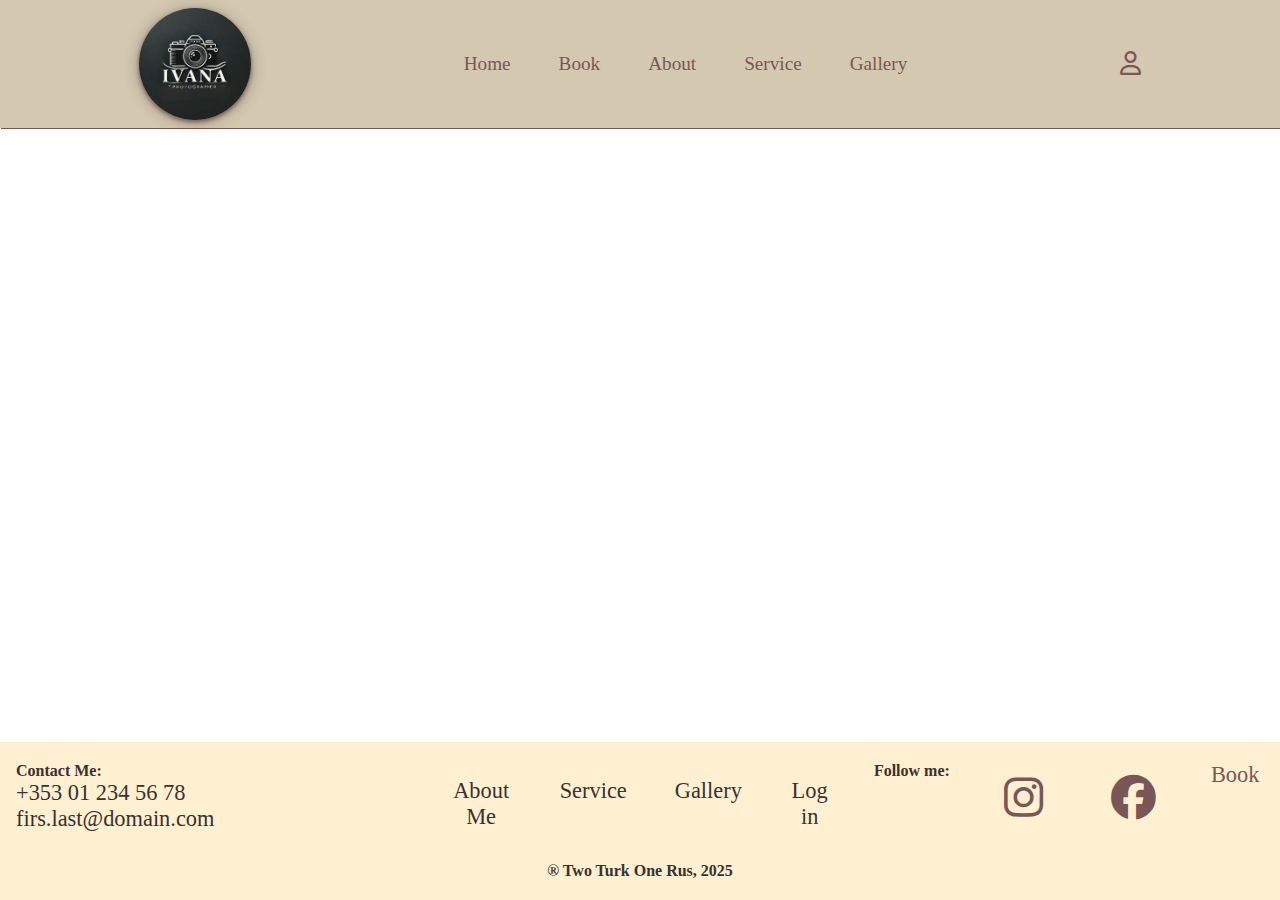
<file: service.html>
<!DOCTYPE html>
<html lang="en">
  <head>
    <meta charset="UTF-8" />
    <meta name="viewport" content="width=device-width, initial-scale=1.0" />
    <title>Home</title>
    <!-- Font awesome -->
    <link
      rel="stylesheet"
      href="https://cdnjs.cloudflare.com/ajax/libs/font-awesome/6.7.2/css/all.min.css"
    />

    <!--Css -->
    <link rel="stylesheet" href="./css/style.css" />
    <link rel="stylesheet" href="./css/navbar.css" />
    <link rel="stylesheet" href="./css/footer.css" />
    <link rel="stylesheet" href="./css/tablet.css" />
    <link rel="stylesheet" href="./css/desktop.css" />
  </head>
  <body>
    <!-- NAVBAR -->
    <header>
      <nav id="navbar">
        <a href="index.html" class="nav-branding" target="_blank"
          ><img src="./media/logo.webp" alt=""
        /></a>

        <ul class="nav-menu">
          <li class="nav-item">
            <a href="index.html" class="nav-link">Home</a>
          </li>
          <li class="nav-item">
            <a href="booking.html" class="nav-link">Book</a>
          </li>
          <li class="nav-item">
            <a href="about.html" class="nav-link">About</a>
          </li>
          <li class="nav-item">
            <a href="service.html" class="nav-link">Service</a>
          </li>
          <li class="nav-item">
            <a href="gallery.html" class="nav-link">Gallery</a>
          </li>
        </ul>

        <div class="account">
          <a href="#" class="nav-link user"
            ><i class="fa-regular fa-user"></i
          ></a>
        </div>

        <ul class="logsing-menu">
          <li class="logsing-item"><a href="login.html">Log In</a></li>
          <li class="logsing-item"><a href="signin.html">Sign In</a></li>
        </ul>

        <div class="hamburger">
          <span class="bar"></span>
          <span class="bar"></span>
          <span class="bar"></span>
        </div>
      </nav>
    </header>
    <!-- MAIN SECTION -->
    <!-- FOOTER -->
    <footer>
      <div id="container">
        <address class="contact">
          <h3>Contact Me:</h3>
          <p>+353 01 234 56 78</p>
          <p>firs.last@domain.com</p>
        </address>
        <aside class="pages">
          <ul class="footer-menu">
            <li class="footer-item">
              <a href="" class="footer-link">About Me</a>
            </li>
            <li class="footer-item">
              <a href="" class="footer-link">Service</a>
            </li>
            <li class="footer-item">
              <a href="" class="footer-link">Gallery</a>
            </li>
            <li class="footer-item">
              <a href="" class="footer-link">Log in </a>
            </li>
          </ul>
        </aside>
        <section class="social-media">
          <h3>Follow me:</h3>
          <a
            href="https://www.instagram.com/ivanatumbeva_photo/"
            target="_blank"
            ><i class="fa-brands fa-instagram"></i
          ></a>
          <a href="https://www.facebook.com/ivana.tumbeva" target="_blank"
            ><i class="fa-brands fa-facebook"></i
          ></a>

          <div>
            <a class="button" href="booking.html">Book</a>
          </div>
        </section>
      </div>
      <section class="madeby">® Two Turk One Rus, 2025</section>
    </footer>
    <!-- Script -->
    <script src="./javascript/script.js"></script>
  </body>
</html>
</file>
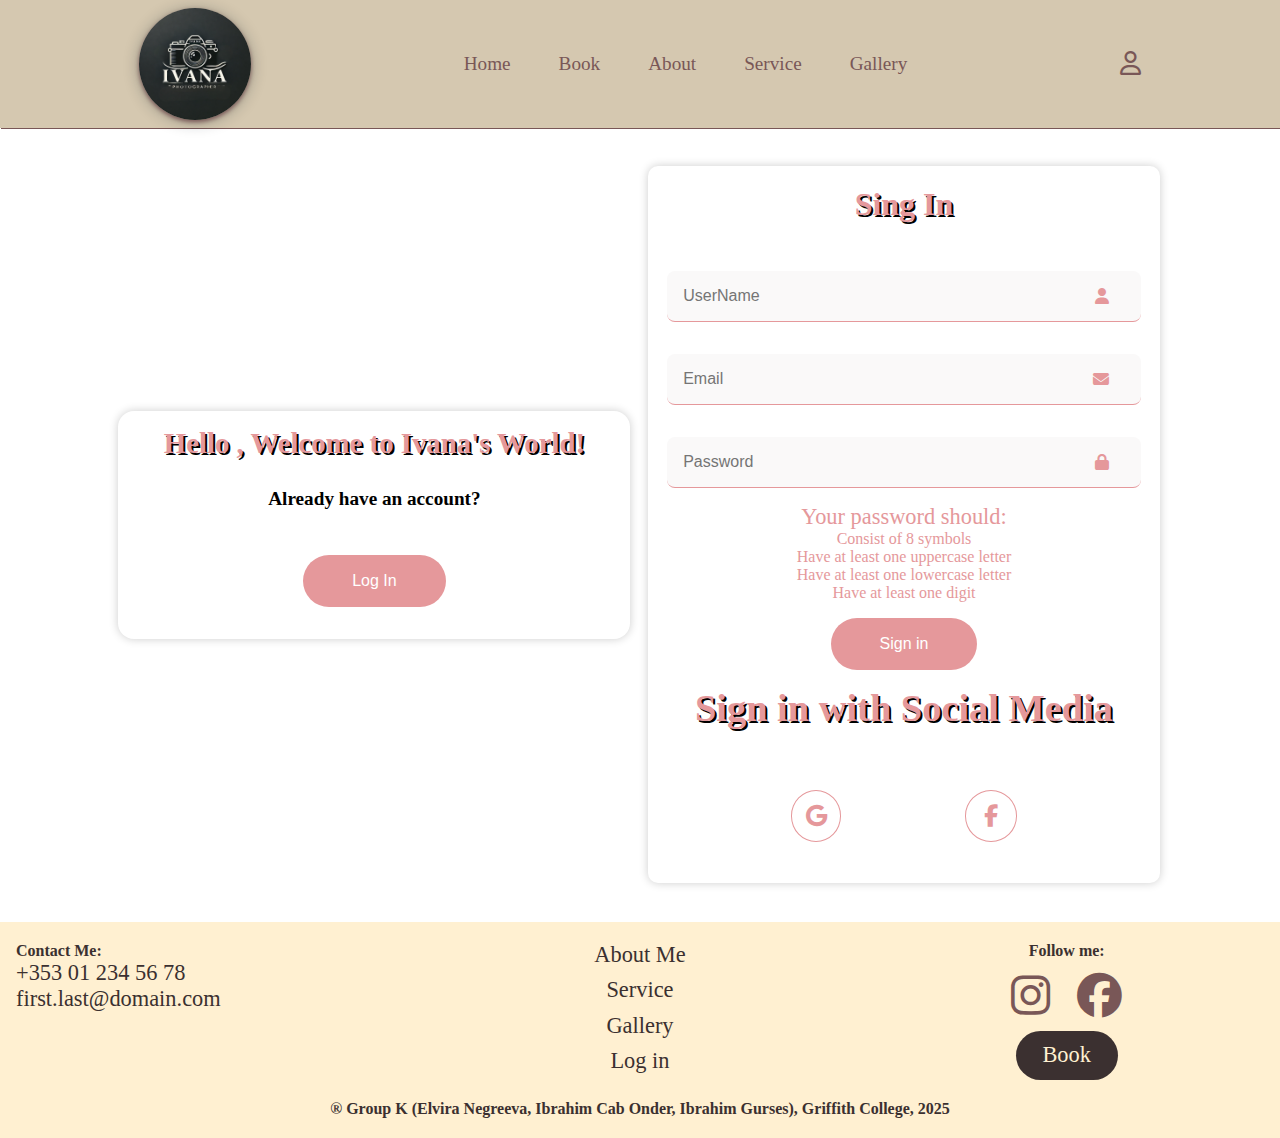
<file: signin.html>
<!DOCTYPE html>
<html lang="en">

<head>
  <meta charset="UTF-8" />
  <meta name="viewport" content="width=device-width, initial-scale=1.0" />
  <title>SignIn</title>
  <!-- Font awesome -->
  <link rel="stylesheet" href="https://cdnjs.cloudflare.com/ajax/libs/font-awesome/6.7.2/css/all.min.css"
    integrity="sha512-Evv84Mr4kqVGRNSgIGL/F/aIDqQb7xQ2vcrdIwxfjThSH8CSR7PBEakCr51Ck+w+/U6swU2Im1vVX0SVk9ABhg=="
    crossorigin="anonymous" referrerpolicy="no-referrer" />
  <!-- google font -->
  <link rel="preconnect" href="https://fonts.googleapis.com" />
  <link rel="preconnect" href="https://fonts.gstatic.com" crossorigin />
  <link
    href="https://fonts.googleapis.com/css2?family=Big+Shoulders+Inline:opsz,wght@10..72,100..900&family=Roboto:ital,wght@0,100;0,300;0,400;0,500;0,700;0,900;1,100;1,300;1,400;1,500;1,700;1,900&display=swap"
    rel="stylesheet" />
  <!--Css -->
  <link rel="stylesheet" href="./css/login_signin.css" />
  <link rel="stylesheet" href="./css/style.css" />
  <link rel="stylesheet" href="./css/navbar.css" />
  <link rel="stylesheet" href="./css/footer.css" />
  <link rel="stylesheet" href="./css/tablet.css" />
  <link rel="stylesheet" href="./css/desktop.css" />
</head>

<body>
  <!-- NAVBAR -->
  <header>
    <!-- Navigation menu -->
    <nav id="navbar">
      <!-- Site logo leading to main (index) page -->
      <a href="index.html" class="nav-branding" target="_blank"><img src="./media/logo.webp" alt="" /></a>

      <!-- Menu links to other website pages -->
      <ul class="nav-menu">
        <li class="nav-item">
          <a href="index.html" class="nav-link">Home</a>
        </li>
        <li class="nav-item">
          <a href="booking.html" class="nav-link">Book</a>
        </li>
        <li class="nav-item">
          <a href="about.html" class="nav-link">About</a>
        </li>
        <li class="nav-item">
          <a href="service.html" class="nav-link">Service</a>
        </li>
        <li class="nav-item">
          <a href="gallery.html" class="nav-link">Gallery</a>
        </li>
      </ul>

      <!-- Button leading to login or sign in page -->
      <section class="account">
        <a href="#" class="nav-link user"><i class="fa-regular fa-user"></i></a>
      </section>
      <ul class="logsing-menu">
        <li class="logsing-item"><a href="login.html">Log In</a></li>
        <li class="logsing-item"><a href="signin.html">Sign In</a></li>
      </ul>
      <!-- Hamburger menu section for shorter screens -->
      <aside class="hamburger">
        <span class="bar"></span>
        <span class="bar"></span>
        <span class="bar"></span>
      </aside>
    </nav>
  </header>

  <!-- MAIN SECTION -->
  <main id="signin_container">
    <!-- Section leading to login page -->
    <aside class="side_container">
      <h1>Hello , Welcome to Ivana's World!</h1>
      <p>Already have an account?</p>
      <a href="login.html"><button>Log In</button></a>
    </aside>
    <!-- Sign in form -->
    <section class="auth_container">
      <form>
        <h1>Sing In</h1>
        <!-- Input fields -->
        <ul>
          <li class="input-place">
            <input type="text" placeholder="UserName" required minlength="2" maxlength="15"/>
            <i class="fa-solid fa-user"></i>
            </i>
          </li>
          <li class="input-place">
            <input type="email" placeholder="Email" required />
            <i class="fa-solid fa-envelope"></i>
          </li>
          <li class="input-place">
            <input type="password" placeholder="Password" pattern="(?=.*\d)(?=.*[a-z])(?=.*[A-Z]).{8,}" required />
            <i class="fa-solid fa-lock"></i>
            
          </li>
          <li id="password"><p>Your password should:
              <ol>
                <li>Consist of 8 symbols</li>
                <li>Have at least one uppercase letter</li>
                <li>Have at least one lowercase letter</li>
                <li>Have at least one digit</li>
              </ol>
            </p>
          </li>
        </ul>
        <!-- Sign in button -->
        <button type="submit">Sign in</button>
      </form>

      <!-- Alternative sign in with social media accounts (Google, Facebook) -->
      <h1>Sign in with Social Media</h1>
      <section class="socialmedia">
        <i class="fa-brands fa-google"></i>
        <i class="fa-brands fa-facebook-f"></i>
      </section>
    </section>
  </main>

  <!-- FOOTER -->
  <footer>
    <div id="container"> <!-- div is for grid-->
      <!-- Contact information of the photographer -->
      <address class="contact">
        <h3>Contact Me:</h3>
        <p>+353 01 234 56 78</p>
        <p>first.last@domain.com</p>
      </address>
      <!-- Navigation menu copying the top navigation -->
      <article class="pages">
        <nav class="footer-menu">
          <li class="footer-item">
            <a href="about.html" class="footer-link">About Me</a>
          </li>
          <li class="footer-item">
            <a href="service.html" class="footer-link">Service</a>
          </li>
          <li class="footer-item">
            <a href="gallery.html" class="footer-link">Gallery</a>
          </li>
          <li class="footer-item">
            <a href="login.html" class="footer-link">Log in </a>
          </li>
        </nav>
      </article>
      <!-- Social media links -->
      <article class="footer-links">
        <h3>Follow me:</h3>
        <section class="social-media">
          <a href="https://www.instagram.com/ivanatumbeva_photo/" target="_blank"><i
              class="fa-brands fa-instagram"></i></a>
          <a href="https://www.facebook.com/ivana.tumbeva" target="_blank"><i class="fa-brands fa-facebook"></i></a>
        </section>
        <!-- Book button -->
        <a class="button_dark" href="booking.html">Book</a>
      </article>
    </div>
    <!-- Authors of this website -->
    <section class="madeby">® Group K (Elvira Negreeva, Ibrahim Cab Onder, Ibrahim Gurses), Griffith College, 2025</section>
  </footer>

  <!-- Script -->
  <script src="./javascript/script.js"></script>
</body>

</html>
</file>
<file: css/style.css>
/* 
======================================
Importing Google Fonts
======================================
This line imports fonts from Google Fonts. 
- "Big Shoulders Inline" is used for headings.
- "Roboto" is used for body text in different font weights.
*/
@import url("https://fonts.googleapis.com/css2?family=Big+Shoulders+Inline:opsz,wght@10..72,100..900&family=Roboto:ital,wght@0,100;0,300;0,400;0,500;0,700;0,900;1,100;1,300;1,400;1,500;1,700;1,900&display=swap");

/* 
======================================
Global Reset (Normalize Default Styles)
======================================
- Removes default padding and margin from all elements.
- Sets box-sizing to "border-box" to make padding and border included in element dimensions.
- Sets the default font size to 1rem (16px by default).
*/
* {
  padding: 0;
  margin: 0;
  box-sizing: border-box;
  font-size: 1rem;
}

/* 
======================================
Header Styling
======================================
- Sets the background color of the header to dark gray.
*/
header {
  background-color: #202523;
}

/* 
======================================
List & Link Styles
======================================
- Removes bullet points from lists.
- Removes underlines from links and sets their color.
*/
li {
  list-style: none;
}
a {
  text-decoration: none;
  color: #795757;
}

/* 
======================================
Body & HTML Structure
======================================
- Ensures the body takes full height of the screen.
- Uses flexbox to arrange content in a column.
*/
html,
body {
  height: 100%;
  margin: 0;
  display: flex;
  flex-direction: column;
}

/* 
======================================
Dark Button Styling
======================================
- Gives the button a dark background with light-colored text.
- Adds padding and rounded borders.
*/
.button_dark {
  background-color: #3b3030;
  color: #fff0d1;
  padding: 0.5em 1.2em;
  border-radius: 3em;
  cursor: pointer;
}

/*######### HOME PAGE #########*/
/* SLIDER SIDE */
/*  */
.card_list .card_item {
  background: rgb(
    22,
    21,
    21,
    0.2
  ); /* Dark gray background with 20% transparency */
  padding: 2em; /* Adds space inside the container */
  display: flex; /* Enables flexbox layout */
  flex-direction: column; /* Stacks elements vertically */
  align-items: center; /* Centers elements horizontally */
  justify-content: center; /* Centers elements vertically */
  width: 100%; /* Fills the available width */
}

.card_list .image {
  width: 20em; /* Sets image width */

  border-radius: 2em; /* Rounds image corners */
}

.swiper-slide {
  height: auto; /* Adjusts height based on content */
}

/* ABOUT SIDE */
#about {
  margin: 2em auto; /* Adds vertical margin and centers horizontally */
  display: flex; /* Enables flexbox layout */
  justify-content: space-around; /* Spreads elements evenly with space between */
  align-items: center; /* Aligns elements vertically at the center */
  box-sizing: border-box; /* Includes padding and border in the total size */
}

#about img {
  width: 10em; /* Sets image width */
  margin: 0 1em; /* Adds horizontal spacing */
}

.about_her {
  width: 50%; /* Takes up 50% of the parent container */
  display: flex; /* Enables flexbox layout */
  flex-direction: column; /* Stacks child elements vertically */
  justify-content: baseline; /* Aligns content to the baseline */
  align-items: baseline; /* Aligns items to the text baseline */
}

.about_her h1 {
  font-size: 1.3em; /* Sets heading size */
  margin: 0 auto 0.5em auto; /* Centers horizontally with bottom spacing */
}

.about_her span {
  font-size: 1.5em; /* Sets text size */
  color: #8ff8a8; /* Applies green color */
  text-shadow: 2px 2px #3b3030; /* Adds a dark shadow */
  margin-right: 1em; /* Adds spacing to the right */
}

.about_her p {
  margin-bottom: 1.2em; /* Adds bottom spacing */
}

/* HOME GALLERY SIDE */

.home_gallery_container {
  display: flex; /* Enables flexbox layout */
  flex-direction: column; /* Stacks elements vertically */
  align-items: center; /* Centers elements horizontally */
  text-align: center; /* Centers text inside the container */
  box-sizing: border-box; /* Includes padding and border in total size */
  justify-content: center; /* Centers elements vertically */
}

.home_gallery_container h2 {
  font-size: 2em; /* Sets heading size */
  margin: 0 0 1em 0; /* Adds bottom spacing */
  color: #8ff8a8; /* Applies green color */
  text-shadow: 2px 2px #3b3030; /* Adds dark shadow effect */
  letter-spacing: 0.2em; /* Increases space between letters */
}

.portrait {
  margin-bottom: 1em; /* Adds spacing below */
  width: 100%; /* Takes full width of the parent */
  padding: 1.2em 0 1.2em 0; /* Adds vertical padding */
  background-color: #fff0d1; /* Light beige background */
}

.family_photo {
  width: 100%; /* Takes full width of the parent */
  padding: 1.2em 0 1.2em 0; /* Adds vertical padding */
  background-color: #f5efff; /* Light purple background */
  margin-bottom: 1em; /* Adds spacing below */
}

.home_gallery_container .tablet {
  display: none; /* Hides tablet version by default */
}

.home_gallery_container .desktop {
  display: none; /* Hides desktop version by default */
}

.home_gallery_container img {
  width: 12em; /* Sets image width */
  height: 260px; /* Sets image height */
  margin: 5px; /* Adds spacing around images */
  box-shadow: rgba(50, 50, 93, 0.25) 0px 50px 100px -20px,
    rgba(0, 0, 0, 0.3) 0px 30px 60px -30px,
    rgba(10, 37, 64, 0.35) 0px -2px 6px 0px inset; /* Adds shadow effect */
}

/* PROCESS */
hgroup {
  display: flex;
  flex-direction: row;
}

i.fa-star {
  color: #ffd43b;
}

#process {
  margin-bottom: 1em; /* Adds space below the section */
  box-sizing: border-box; /* Ensures padding and border are included in the total size */
  flex-wrap: wrap; /* Allows items to wrap to a new line if needed */
  display: flex; /* Enables flexbox layout */
  align-items: center; /* Aligns items vertically in the center */
  justify-content: space-evenly; /* Evenly distributes items with equal spacing */
}

#process h1 {
  font-size: 2em; /* Sets the font size for the heading */
  margin: 0.7em 0; /* Adds vertical spacing */
}

#process i {
  font-size: 2em; /* Sets the icon size */
}

.process_container {
  display: flex; /* Enables flexbox layout */
  justify-content: flex-start; /* Aligns content to the left */
  text-align: center; /* Centers text inside the container */
  flex-wrap: wrap; /* Allows items to wrap if they don’t fit */
}

.process_container i {
  margin-bottom: 0.5em; /* Adds space below icons */
  color: #e5989b; /* Sets icon color */
  font-size: 2em; /* Sets icon size */
}

.process_container .process {
  width: 50%; /* Each item takes up 50% of the parent container */
  margin: 1em 0; /* Adds vertical spacing */
  position: relative; /* Allows for absolute positioning inside */
  display: inline-block; /* Ensures inline-level display */
  cursor: pointer; /* Changes cursor to pointer on hover */
}

.tooltip-text {
  visibility: hidden; /* Hides the tooltip by default */
  width: 20em; /* Sets tooltip width */
  color: #3b3030; /* Sets text color */
  left: 0; /* Positions it at the left */
  opacity: 0; /* Makes it fully transparent */
  transition: opacity 0.3s ease-in-out; /* Smooth fade-in effect */
}

.process:hover .tooltip-text {
  visibility: visible; /* Makes the tooltip visible */
  opacity: 1; /* Fully visible when hovered */
}

.process summary > p {
  font-size: 1.2em; /* Sets paragraph font size */
  font-weight: bold; /* Makes the text bold */
}

/* BOOK BUTTON */
.book {
  padding: 2em; /* Adds space inside the book button container */
  background-color: #e5989b; /* Sets background color to light pink */
  text-align: center; /* Centers text and elements inside */
  margin: 0 0 1em 0; /* Adds bottom margin */
}

.book a {
  color: #3b3030; /* Sets text color to dark brown */
  padding: 1em 3em; /* Adds padding inside the button */
  background-color: #f5efff; /* Sets background color to light purple */
  border-radius: 2em; /* Rounds the button edges */
}

.book a:hover {
  background-color: #3b3030; /* Changes background to dark brown on hover */
  color: white; /* Changes text color to white on hover */
  transition: all 1s ease-out; /* Adds a smooth transition effect */
}

/* FORM SECTION */
.form {
  margin: 1.5em 0; /* Adds vertical margin */
  display: flex; /* Enables flexbox layout */
  flex-direction: column; /* Stacks elements vertically */
  align-items: center; /* Centers elements horizontally */
  justify-content: center; /* Centers elements vertically */
  text-align: center; /* Centers text */
  border-radius: 8px; /* Rounds the edges of the form */
  padding: 20px; /* Adds space inside the form */
  background: #f5f5f5; /* Sets background color to light gray */
  box-shadow: 0px 0px 10px rgba(0, 0, 0, 0.1); /* Adds a soft shadow */
}

.form label {
  display: block; /* Makes the label appear on a new line */
  font-weight: bold; /* Makes the label text bold */
  margin-top: 10px; /* Adds space above the label */
}

.form input {
  width: 100%; /* Makes input fields take full width */
  padding: 0.4em; /* Adds padding inside inputs */
  margin-top: 5px; /* Adds space above the input field */
  border: none; /* Removes default border */
  outline: none; /* Removes default outline */
  border-bottom: 1px solid #e5989b; /* Adds bottom border in light pink */
  border-radius: 0.5em; /* Rounds the corners of the input */
  font-size: 16px; /* Sets font size */
}

.form h1 {
  text-align: left; /* Aligns text to the left */
  font-size: 1.5em; /* Sets font size */
  margin: 1.5em 0; /* Adds vertical spacing */
}

.form h2 {
  text-align: left; /* Aligns text to the left */
  font-size: 1.2em; /* Sets font size */
  margin: 1.5em 0; /* Adds vertical spacing */
}

.form button {
  margin: 1em 0; /* Adds vertical spacing */
  background-color: #e5989b; /* Sets background color to light pink */
  padding: 1em 3em; /* Adds padding inside the button */
  border: 1px solid transparent; /* Removes border */
  border-radius: 4em; /* Rounds the button edges */
  color: white; /* Sets text color to white*/
  cursor: pointer; /* Changes cursor to pointer */
  transition: 0.5s ease; /* Adds smooth transition effect */
}

.form button:hover {
  background-color: #f5f5f5; /* Changes background to light gray on hover */
  color: #e5989b; /* Changes text color to light pink on hover */
  border: 1px solid #3b3030; /* Adds a dark brown border on hover */
}
</file>
<file: css/navbar.css>
#navbar {
  
  min-height: 5em;
  display: flex;
  justify-content: space-between;
  align-items: center;
  padding: 0 2em;
  box-shadow: 1px 1px #795757;
  background-color: #d5c8b0;
}
#navbar img {
  width: 5em;
  box-shadow: #795757 0px 2px 4px 0px, rgba(14, 30, 37, 0.32) 0px 2px 16px 0px;
  margin-top: 8px;
  border-radius: 100%;
}

.nav-menu {
  display: flex;
  justify-content: space-evenly;
  align-items: center;
  gap: 3em;
}
.nav-branding {
  font-size: 2em;
}

.nav-link {
  transition: 0.7s ease;
  color: #795757;
  font-size: 1.2em;
}

.account i {
  font-size: 1.5rem;
}
.hamburger {
  display: none;
  cursor: pointer;
}
.bar {
  display: block;
  width: 2rem;
  height: 0.18rem;
  margin: 5px auto;
  -webkit-transition: all 0.3s ease-in-out;
  transition: all 0.3s ease-in-out;
  background-color: #795757;
}

.logsing-menu {
  position: fixed;
  right: 2%;
  top: -50%;
  text-align: center;
  width: 10em;
  z-index: 999;
  transition: 1s;
}

.logsing-menu.active {
  top: 6em;
  transition: 1s ease;
}
.logsing-item {
  padding: 0.7em;
  margin: 0.2em;
  background-color: #d5c8b0;
}

@media (max-width: 768px) {
  .hamburger {
    display: block;
  }

  .hamburger.active .bar:nth-child(2) {
    opacity: 0;
  }
  .hamburger.active .bar:nth-child(1) {
    transform: translateY(0.7rem) rotate(45deg);
  }
  .hamburger.active .bar:nth-child(3) {
    transform: translateY(-0.7rem) rotate(-45deg);
  }
  .nav-menu {
    font-size: 1.2em;
    z-index: 999;
    position: fixed;
    left: -100%;
    top: 6em;
    gap: 0;
    flex-direction: column;
    background-color: #d5c8b0;
    width: 100%;
    text-align: center;
    transition: 1s;
  }
  .nav-item {
    margin: 1em 0;
  }

  .nav-menu.active {
    left: 0;
  }
}
</file>
<file: css/footer.css>
.fa-instagram:hover {
  color: blueviolet; /* Changes Instagram icon color to blueviolet on hover */
}

.fa-facebook:hover {
  color: blue; /* Changes Facebook icon color to blue on hover */
}

footer {
  background-color: #fff0d1; /* Sets footer background to light beige */
  padding: 20px 0; /* Adds vertical padding */
  width: 100%; /* Makes footer full width */
  color: #3b3030; /* Sets text color to dark brown */
  position: relative; /* Ensures proper placement in layout */
  bottom: 0; /* Positions footer at the bottom */
  margin-top: auto; /* Pushes the footer to the bottom of the page */
}

#container {
  display: grid; /* Enables grid layout */
  grid-template-columns: 1fr 1fr 1fr; /* Creates 3 equal columns */
  justify-content: space-evenly; /* Distributes elements evenly */
  align-items: flex-start; /* Aligns items vertically in the center */
  width: 100%; /* Ensures full width */
}

/* Contact Me section */
address {
  display: flex; /* Enables flex layout */
  flex-direction: column; /* Places elements in vertical axis */
  justify-content: space-around; /* Distributes elements evenly */
  align-items: flex-start; /* Aligns items vertically in the center */
  font-style: normal; /* Resets any italic styles */
  margin: 0 0 0 1rem; /* Adds spacing at the left side */
}

/* Class Pages */
.pages {
  text-align: center; /* Centers text */
}

.footer-item {
  margin: 0 0 0.6rem 0; /* Adds vertical spacing below the link */
}

.footer-item a {
  color: #3b3030; /* Sets default text color */
  transition: 1s ease; /* Adds smooth color transition */
}

.footer-item a:hover {
  color: #795757; /* Changes text color on hover */
  font-weight: bold; /* Makes text bold on hover */
}

.footer-links {
  display: flex; /* Enables flex layout for social media section */
  flex-direction: column; /* Places elements in vertical axis */
  justify-content: space-around; 
  align-items:center;
}

/* Class social-media */
.social-media {
  display:flex; /* Enables flex layout for social media links */
  flex-direction: row;  /* Places elements in horizontal axis */
  justify-content: space-around; /* Distributes elements evenly */
  align-items: flex-start; /* Aligns items vertically in the center */
  text-align: center; /* Centers social media icons */
}

.social-media i {
  margin: 0.3em 0.3em; /* Adds spacing around icons */
  font-size: 2em; /* Sets icon size */
  color: #795757; /* Sets default icon color */
  transition: 0.6s; /* Adds smooth transition effect */
}

/* Class madeBy */
.madeby {
  font-weight: bold; /* Makes text bold */
  margin: 1rem 0 0 0; /* Adds spacing above */
  text-align: center; /* Centers text */
}
</file>
<file: css/tablet.css>
@media (min-width: 768px) {
  body {
    font-size: 1.6em;
  }
  p,
  a {
    font-size: 1.2em;
  }
  h2 {
    font-size: 1.6em;
  }

  /* ABOUT */
  #about img {
    width: 16em;
  }

  .home_gallery_container .tablet {
    display: inline;
  }
  /* Footer */
  aside .footer-menu {
    display: flex;
  }
  aside .footer-item {
    margin: 1em 1.5em;
  }
}
</file>
<file: css/desktop.css>
@media (min-width: 1000px) {
  /* Applies styles when screen width is 1000px or larger */

  body {
    font-size: 1.8em; /* Increases font size for larger screens */
  }

  p,
  a {
    font-size: 1.4em; /* Increases paragraph and link text size */
  }

  h2 {
    font-size: 2em; /* Increases heading size */
  }

  /* NAVBAR */
  #navbar {
    justify-content: space-around; /* Adds more space between navbar elements */
  }

  /* ABOUT */
  #about {
    justify-content: space-evenly; /* Spreads elements evenly in about section */
  }

  #about img {
    width: 18em; /* Increases image size */
  }
  .about_her h1 {
    font-size: 2em; /*Font size*/
  }

  .about_her {
    width: 40%; /* Reduces width to allow better spacing */
  }

  /* Gallery for portrait and family photo */
  .home_gallery_container h2 {
    font-family: 2.4em; /* Increases font size for gallery title */
  }

  .home_gallery_container .desktop {
    display: inline; /* Makes desktop version visible */
  }

  .home_gallery_container .tablet {
    display: inline; /* Makes tablet version visible */
  }

  .home_gallery_container img {
    margin: 0.6em 1.5em; /* Adds spacing around images */
    width: 15em; /* Increases image width */
    height: 350px; /* Increases image height */
  }

  /* PROCESS */
  #process {
    margin: auto; /* Centers process section */
    width: 50%; /* Reduces width for better alignment */
    justify-content: center; /* Centers process content */
  }

  #process h1 {
    margin: 1em 2em; /* Adds spacing around process heading */
  }

  .form input {
    width: 50%; /* Makes input fields take half of the width */
  }
  /* FOOTER */
  aside .footer-menu {
    display: flex; /* Ensures footer menu is displayed in a row */
  }

  aside .footer-item {
    margin: 1em 1.5em; /* Adds spacing between footer items */
  }

  #navbar img {
    width: 7em; /* Increases navbar logo size */
  }

  /* SIGN IN AND LOG IN PAGE */
  #signin_container,
  #login_container {
    display: flex; /* Enables flexbox layout */
    flex-direction: row; /* Aligns elements in a row */
    align-items: center; /* Centers items vertically */
    justify-content: center; /* Centers content horizontally */
    animation: all 2s ease-in; /* Adds animation effect */
  }

  .auth_container,
  .side_container {
    width: 40%; /* Reduces width for better alignment */
    margin: 2em 0.5em; /* Adds spacing */
    padding: 1em; /* Adds padding inside */
  }

  /* Animations */
  @keyframes fadeOut {
    from {
      opacity: 0; /* Starts fully transparent */
      transform: translateX(200%); /* Moves element from right */
    }
    to {
      opacity: 1; /* Becomes fully visible */
      transform: translateX(0); /* Moves element to normal position */
    }
  }

  @keyframes fadeIn {
    from {
      opacity: 0; /* Starts fully transparent */
      transform: translateX(-200%); /* Moves element from left */
    }
    to {
      opacity: 1; /* Becomes fully visible */
      transform: translateX(0); /* Moves element to normal position */
    }
  }

  @keyframes fadein {
    from {
      opacity: 0; /* Starts fully transparent */
      transform: translateX(200%); /* Moves element from right */
    }
    to {
      opacity: 1; /* Becomes fully visible */
      transform: translateY(0); /* Moves element to normal position */
    }
  }

  @keyframes fadeout {
    from {
      opacity: 0; /* Starts fully transparent */
      transform: translateX(-200%); /* Moves element from left */
    }
    to {
      opacity: 1; /* Becomes fully visible */
      transform: translateX(0); /* Moves element to normal position */
    }
  }
}
</file>
<file: css/booking.css>
.booking_container {
  display: flex; /* Enables flexbox layout */ /* Centers the container with margin */
  flex-direction: column; /* Stacks child elements vertically */
  align-items: center; /* Centers elements horizontally */
  /* Adds padding inside */
  justify-content: center; /* Centers elements vertically */
  box-shadow: rgba(50, 50, 93, 0.25) 0px 13px 27px -5px,
    rgba(0, 0, 0, 0.3) 0px 8px 16px -8px; /* Adds shadow effect */
}

hr {
  margin: 1em 0; /* Adds spacing above and below */
  color: #e5989b; /* Sets horizontal rule color */
  border: 1px solid #e5989b; /* Adds border */
  opacity: 0.2; /* Reduces visibility */
}

.booking_container h1 {
  color: #e5989b; /* Sets text color to pink */
  text-align: center; /* Centers the heading */
  font-size: 2.6em; /* Increases font size */
  text-shadow: 2px 2px black; /* Adds black text shadow */
  letter-spacing: 0.4em; /* Increases space between letters */
  margin: 0.6em; /* Adds spacing */
}

.form {
  margin: auto; /* Centers the form */
  padding: 0;
}

.location {
  display: flex; /* Enables flexbox */
  justify-content: baseline; /* Aligns items to the baseline */
}

.location label {
  width: 50%; /* Sets label width */
}

/* This styling allows form legend be placed in one column and radio buttons in the other */
fieldset {
  display: contents;
}

fieldset.photoshoot > legend {
  font-weight: bold; /* Makes legend same as other form labels*/
}

.photoshot {
  display: flex; /* Enables flexbox */
  flex-direction: column; /* Stacks elements vertically */
}

.checkbox {
  display: flex; /* Enables flexbox */
  align-items: center; /* Centers items vertically */
  justify-content: baseline; /* Aligns items to the baseline */
}

textarea {
  width: 100%; /* Sets width to the full size of the page*/
  height: 6em; /* Sets bigger height */
  border-color: #e5989b; /* Sets border color to pink */
}

.button-area {
  display: flex; /* Enables flexbox */
  flex-direction: column; /* Stacks buttons vertically */
  align-items: center; /* Centers buttons horizontally */
}

button {
  width: 70%; /* Sets button width */
}

.note {
  background-color: #e5989b; /* Sets background color to pink*/
  opacity: 0.6; /* Sets opacity to 60% */
  padding: 1em; /* Adds padding inside */
  border-radius: 1rem; /* Make corners rounder */
  margin: 1em 0; /* Adds vertical spacing */
}
</file>
<file: css/login_signin.css>
main {
  display: flex; /* Enables flexbox layout */
  flex-direction: column; /* Stacks child elements vertically */
  justify-content: flex-start; /* Aligns content at the top */
  align-items: baseline; /* Aligns content to the text baseline */
}

.auth_container {
  font-size: 1.2em; /* Sets text size */
  width: 95%; /* Takes up 95% of available width */
  margin: 0.5em auto; /* Centers container with top-bottom margin */
  padding: 2em; /* Adds space inside */
  background: white; /* White background */
  border-radius: 10px; /* Rounds corners */
  box-shadow: 0px 0px 10px rgba(0, 0, 0, 0.2); /* Adds shadow effect */
  text-align: center; /* Centers text */
  animation: fadeIn 1s ease-in-out; /* Adds fade-in animation */
}

.auth_container h1 {
  margin-bottom: 1em; /* Adds bottom spacing */
  font-size: 2em; /* Sets heading size */
  color: #e5989b; /* Light green text */
  text-shadow: 2px 2px black; /* Black text shadow */
}

input {
  width: 100%; /* Full width input */
  padding: 1em; /* Adds padding */
  margin: 1em auto; /* Centers input with margin */
  border: none; /* Removes border */
  border-bottom: 1px solid #e5989b; /* Adds pink bottom border */
  outline: none; /* Removes outline */
  background-color: #faf9f9; /* Light background */
  border-radius: 0.5em; /* Rounds corners */
}

.input-place {
  position: relative; /* Allows absolute positioning inside */
}

.input-place i {
  position: absolute; /* Positions icon inside input field */
  top: 50%; /* Moves icon to the middle */
  right: 2em; /* Moves icon to the right */
  color: #e5989b; /* Sets icon color */
  transform: translateY(-50%); /* Aligns icon vertically */
}

#password {
  color: #e5989b;
}

.socialmedia {
  display: flex; /* Enables flexbox */
  align-items: center; /* Centers items vertically */
  justify-content: space-evenly; /* Spreads items evenly */
  flex-direction: row; /* Aligns items in a row */
}

.socialmedia i {
  margin: 1em 0; /* Adds vertical spacing */
  border: 1px solid #e5989b; /* Pink border */
  border-radius: 50%; /* Circular shape */
  color: #e5989b; /* Pink icon color */
  font-size: 1.4em; /* Sets icon size */
  cursor: pointer; /* Changes cursor to pointer */
}

.socialmedia i:nth-child(1) {
  padding: 0.6em; /* Adds padding */
}

/* Separate padding for Facebook logo, because otherwise borders are oval */
.socialmedia i:nth-child(2) {
  padding: 0.6em 0.8em; /* Adds padding */
}

button {
  margin: 1em 0; /* Adds vertical spacing */
  background-color: #e5989b; /* Sets background color to light pink */
  padding: 1em 3em; /* Adds padding inside the button */
  border: 1px solid transparent; /* Removes border */
  border-radius: 4em; /* Rounds the button edges */
  color: white; /* Sets text color to white*/
  cursor: pointer; /* Changes cursor to pointer */
  transition: 0.5s ease; /* Adds smooth transition effect */
}

.side_container {
  display: flex; /* Enables flexbox */
  width: 95%; /* Takes up 95% of available width */
  border-radius: 1em; /* Rounds corners */
  margin: 3em auto; /* Centers container with spacing */
  padding: 5em 0; /* Adds vertical padding */
  align-items: center; /* Centers items vertically */
  box-shadow: 0px 0px 10px rgba(0, 0, 0, 0.2); /* Adds shadow effect */
  flex-direction: column; /* Stacks child elements vertically */
  justify-content: center; /* Centers items horizontally */
  animation: fadeOut 1s ease-in-out; /* Adds fade-out animation */
}

.side_container h1 {
  color: #e5989b; /* Light green text */
  text-shadow: 2px 2px black; /* Black text shadow */
  font-size: 1.8em; /* Sets heading size */
}

.side_container p {
  font-weight: bold; /* Makes text bold */
  font-size: 1.2em; /* Sets font size */
  margin: 1.5em; /* Adds spacing */
}

/* FADE-OUT ANIMATION */
@keyframes fadeOut {
  from {
    opacity: 0; /* Starts fully transparent */
    transform: translateY(50%); /* Moves element down */
  }
  to {
    opacity: 1; /* Becomes fully visible */
    transform: translateY(0); /* Moves element back to position */
  }
}

/* FADE-IN ANIMATION */
@keyframes fadeIn {
  from {
    opacity: 0; /* Starts fully transparent */
    transform: translateY(-50%); /* Moves element up */
  }
  to {
    opacity: 1; /* Becomes fully visible */
    transform: translateY(0); /* Moves element back to position */
  }
}
</file>
